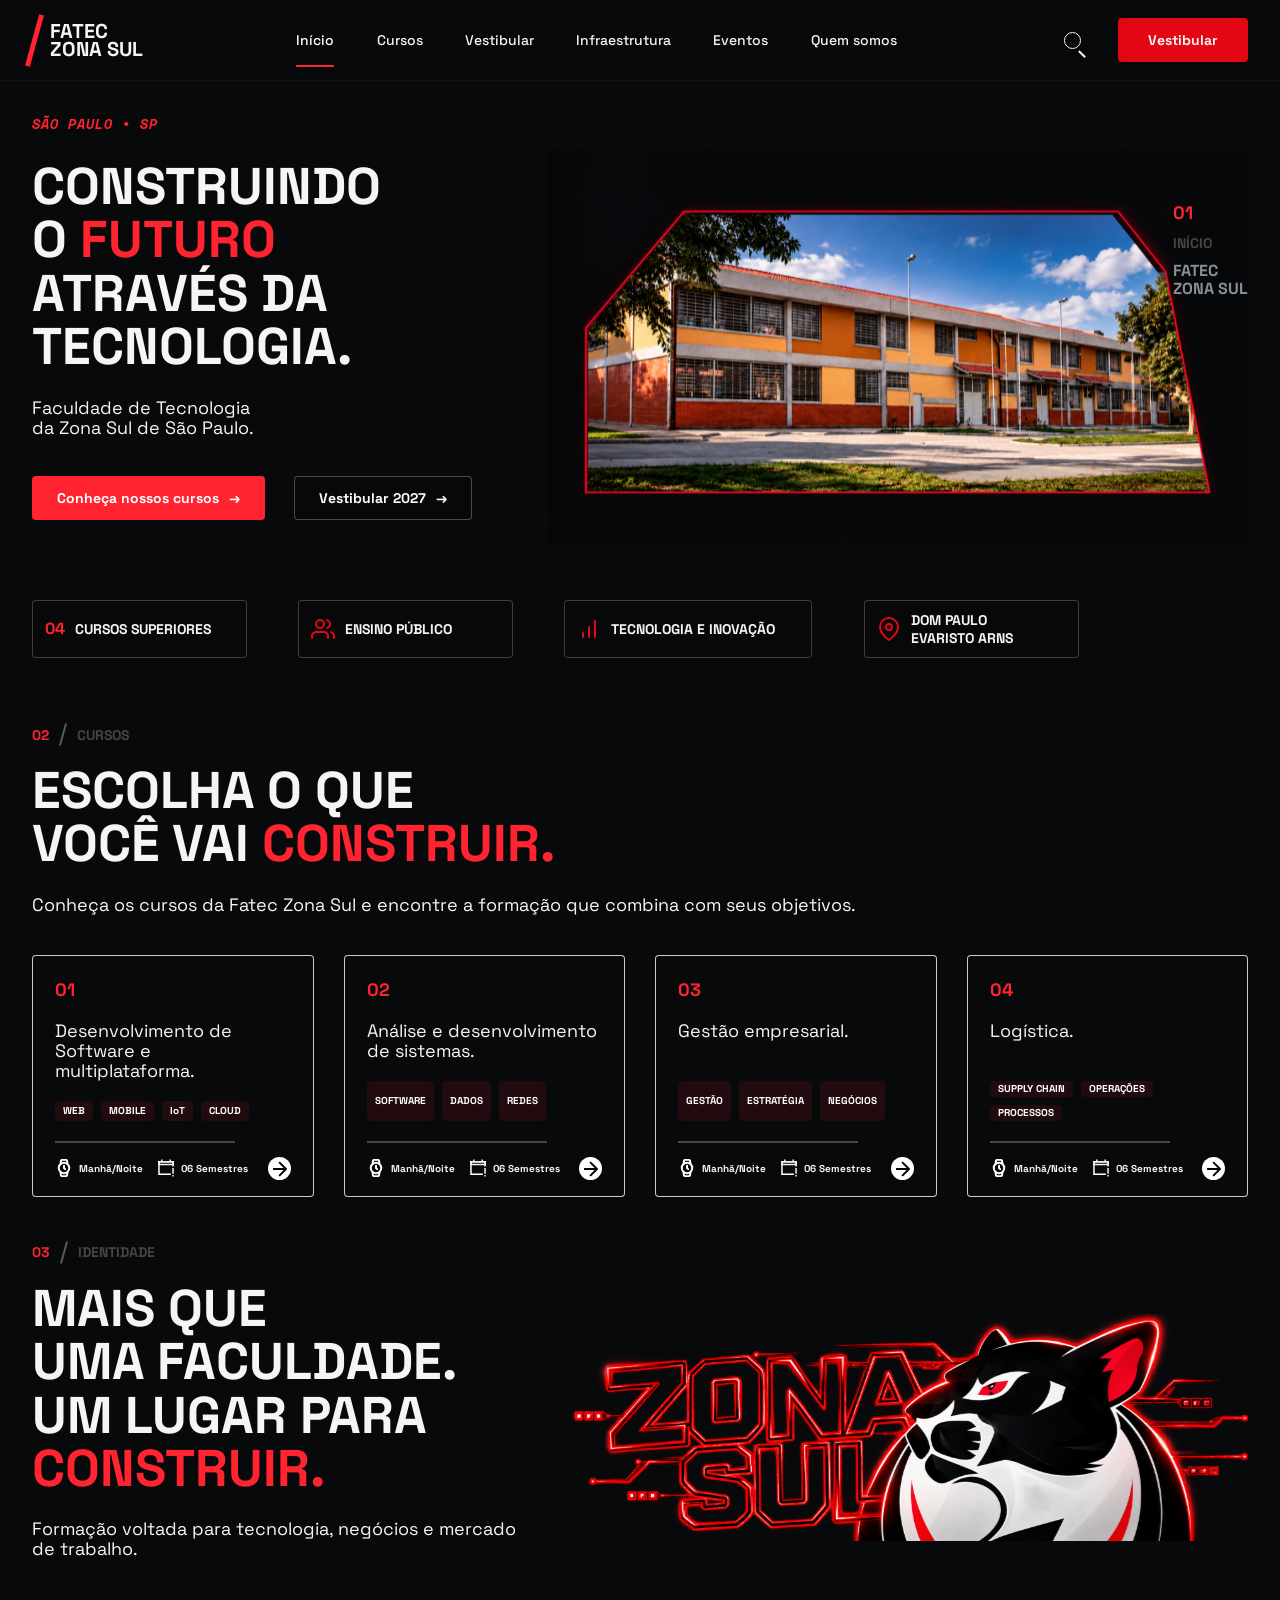
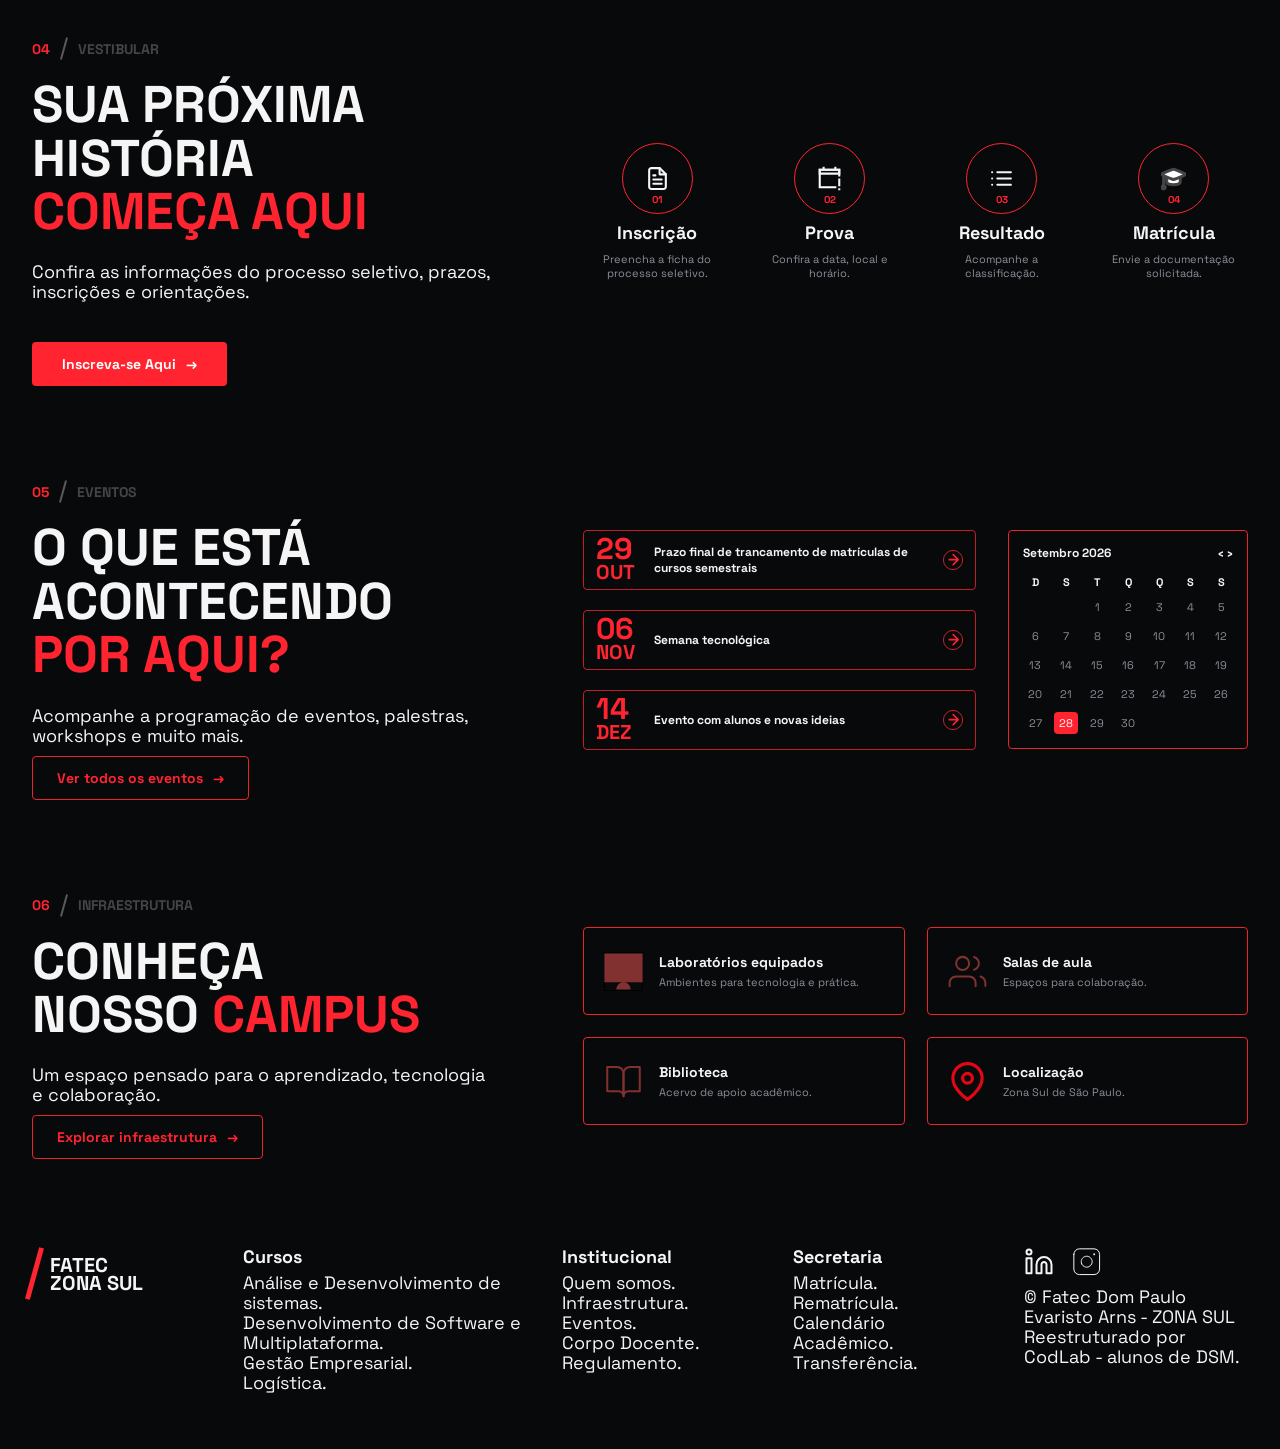
<file: public/index.html>
<!DOCTYPE html>
<html lang="pt-BR">
  <head>
    <meta charset="UTF-8" />
    <meta name="viewport" content="width=device-width, initial-scale=1.0" />
    <title>FATEC Zona Sul</title>
    <link rel="preconnect" href="https://fonts.googleapis.com" />
    <link rel="preconnect" href="https://fonts.gstatic.com" crossorigin />
    <link
      href="https://fonts.googleapis.com/css2?family=Space+Grotesk:wght@400;500;700&family=Space+Mono:ital,wght@1,700&display=swap"
      rel="stylesheet"
    />
    <link rel="stylesheet" href="css/global.css" />
    <link rel="stylesheet" href="css/home.css" />
    <link rel="stylesheet" href="css/responsive.css" />
  </head>
  <body>
    <header class="site-header" id="inicio">
      <nav class="nav container" aria-label="Navegação principal">
        <a class="brand" href="#inicio" aria-label="FATEC Zona Sul">
          <span class="brand-mark" aria-hidden="true"></span>
          <span>FATEC<br />ZONA SUL</span>
        </a>

        <button class="menu-toggle" type="button" aria-controls="primary-menu" aria-expanded="false">
          <span></span>
          <span></span>
          <span></span>
          <span class="sr-only">Abrir menu</span>
        </button>

        <ul class="nav-links" id="primary-menu">
          <li><a class="is-active" href="/">Início</a></li>
          <li><a href="/curso">Cursos</a></li>
          <li><a href="/vestibular">Vestibular</a></li>
          <li><a href="/infraestrutura">Infraestrutura</a></li>
          <li><a href="/eventos">Eventos</a></li>
          <li><a href="/quem-somos">Quem somos</a></li>
        </ul>

        <div class="header-actions">
          <button class="header-search" type="button" aria-label="Pesquisar"></button>
          <a class="header-cta" href="https://vestibular.fatec.sp.gov.br/home/" target="_blank" rel="noopener noreferrer">Vestibular</a>
        </div>
      </nav>
    </header>

    <main>
      <section class="hero section-pad" aria-labelledby="hero-title">
        <div class="container hero-grid">
          <div class="hero-content">
            <p class="eyebrow mono">SÃO PAULO • SP</p>
            <h1 id="hero-title">
              CONSTRUINDO<br />
              O <span>FUTURO</span><br />
              ATRAVÉS DA<br />
              TECNOLOGIA.
            </h1>
            <p class="hero-copy">Faculdade de Tecnologia<br />da Zona Sul de São Paulo.</p>
            <div class="button-row">
              <a class="btn btn-primary" href="curso.html">Conheça nossos cursos <span aria-hidden="true">→</span></a>
              <a class="btn btn-outline" href="https://vestibular.fatec.sp.gov.br/home/" target="_blank" rel="noopener noreferrer">Vestibular 2027 <span aria-hidden="true">→</span></a>
            </div>
          </div>

          <aside class="hero-visual" aria-label="Imagem da FATEC Zona Sul">
            <img src="assets/images/img-fatec.svg" alt="Prédio da FATEC Zona Sul" />
            <div class="side-caption" aria-hidden="true">
              <strong>01</strong>
              <span>INÍCIO</span>
              <b>FATEC<br />ZONA SUL</b>
            </div>
          </aside>

          <div class="hero-stats" aria-label="Destaques">
            <article>
              <strong>04</strong>
              <span>CURSOS SUPERIORES</span>
            </article>
            <article>
              <img src="assets/icons/users.svg" alt="" />
              <span>ENSINO PÚBLICO</span>
            </article>
            <article>
              <img src="assets/icons/bar-chart.svg" alt="" />
              <span>TECNOLOGIA E INOVAÇÃO</span>
            </article>
            <article>
              <img src="assets/icons/map-pin.svg" alt="" />
              <span>DOM PAULO<br />EVARISTO ARNS</span>
            </article>
          </div>
        </div>
      </section>

      <section class="courses section-pad" id="cursos" aria-labelledby="courses-title">
        <div class="container">
          <div class="section-intro">
            <p class="section-kicker"><span>02</span> CURSOS</p>
            <h2 id="courses-title">ESCOLHA O QUE<br />VOCÊ VAI <span>CONSTRUIR.</span></h2>
            <p>Conheça os cursos da Fatec Zona Sul e encontre a formação que combina com seus objetivos.</p>
          </div>
          <div class="course-grid" id="course-grid"></div>
        </div>
      </section>

      <section class="identity section-pad" id="identidade" aria-labelledby="identity-title">
        <div class="container identity-grid">
          <div class="section-intro">
            <p class="section-kicker"><span>03</span> IDENTIDADE</p>
            <h2 id="identity-title">MAIS QUE<br />UMA FACULDADE.<br />UM LUGAR PARA<br /><span>CONSTRUIR.</span></h2>
            <p>Formação voltada para tecnologia, negócios e mercado de trabalho.</p>
          </div>
          <div class="mascot-wrap" aria-hidden="true">
            <img src="assets/images/mascote-fatec-zonasul.svg" alt="" />
          </div>
        </div>
      </section>

      <section class="vestibular section-pad" id="vestibular" aria-labelledby="vestibular-title">
        <div class="container split-grid">
          <div class="section-intro">
            <p class="section-kicker"><span>04</span> VESTIBULAR</p>
            <h2 id="vestibular-title">SUA PRÓXIMA<br />HISTÓRIA<br /><span>COMEÇA AQUI</span></h2>
            <p>Confira as informações do processo seletivo, prazos, inscrições e orientações.</p>
            <a class="btn btn-primary" href="https://vestibular.fatec.sp.gov.br/home/" target="_blank" rel="noopener noreferrer">Inscreva-se Aqui <span aria-hidden="true">→</span></a>
          </div>
          <div class="steps-grid" id="steps-grid"></div>
        </div>
      </section>

      <section class="events section-pad" id="eventos" aria-labelledby="events-title">
        <div class="container split-grid">
          <div class="section-intro">
            <p class="section-kicker"><span>05</span> EVENTOS</p>
            <h2 id="events-title">O QUE ESTÁ<br />ACONTECENDO<br /><span>POR AQUI?</span></h2>
            <p>Acompanhe a programação de eventos, palestras, workshops e muito mais.</p>
            <a class="btn btn-ghost" href="eventos.html">Ver todos os eventos <span aria-hidden="true">→</span></a>
          </div>
          <div class="event-panel">
            <div class="event-list" id="event-list"></div>
            <article class="calendar-card" aria-label="Calendário de eventos">
              <header>
                <span>Setembro 2026</span>
                <span>‹ ›</span>
              </header>
              <div class="calendar-grid" aria-hidden="true">
                <b>D</b><b>S</b><b>T</b><b>Q</b><b>Q</b><b>S</b><b>S</b>
                <span></span><span></span><span>1</span><span>2</span><span>3</span><span>4</span><span>5</span>
                <span>6</span><span>7</span><span>8</span><span>9</span><span>10</span><span>11</span><span>12</span>
                <span>13</span><span>14</span><span>15</span><span>16</span><span>17</span><span>18</span><span>19</span>
                <span>20</span><span>21</span><span>22</span><span>23</span><span>24</span><span>25</span><span>26</span>
                <span>27</span><span class="active">28</span><span>29</span><span>30</span>
              </div>
            </article>
          </div>
        </div>
      </section>

      <section class="infrastructure section-pad" id="infraestrutura" aria-labelledby="infra-title">
        <div class="container split-grid">
          <div class="section-intro">
            <p class="section-kicker"><span>06</span> INFRAESTRUTURA</p>
            <h2 id="infra-title">CONHEÇA<br />NOSSO <span>CAMPUS</span></h2>
            <p>Um espaço pensado para o aprendizado, tecnologia e colaboração.</p>
            <a class="btn btn-ghost" href="infraestrutura.html">Explorar infraestrutura <span aria-hidden="true">→</span></a>
          </div>
          <div class="infra-grid" id="infra-grid"></div>
        </div>
      </section>
    </main>

    <footer class="site-footer">
      <div class="container footer-grid">
        <a class="brand" href="index.html" aria-label="FATEC Zona Sul">
          <span class="brand-mark" aria-hidden="true"></span>
          <span>FATEC<br />ZONA SUL</span>
        </a>
        <section>
          <h2>Cursos</h2>
          <ul>
            <li><a href="curso.html">Análise e Desenvolvimento de sistemas.</a></li>
            <li><a href="curso.html">Desenvolvimento de Software e Multiplataforma.</a></li>
            <li><a href="curso.html">Gestão Empresarial.</a></li>
            <li><a href="curso.html">Logística.</a></li>
          </ul>
        </section>
        <section>
          <h2>Institucional</h2>
          <ul>
            <li><a href="quem-somos.html">Quem somos.</a></li>
            <li><a href="infraestrutura.html">Infraestrutura.</a></li>
            <li><a href="eventos.html">Eventos.</a></li>
            <li><a href="quem-somos.html">Corpo Docente.</a></li>
            <li><a href="quem-somos.html">Regulamento.</a></li>
          </ul>
        </section>
        <section>
          <h2>Secretaria</h2>
          <ul>
            <li><a href="vestibular.html">Matrícula.</a></li>
            <li><a href="vestibular.html">Rematrícula.</a></li>
            <li><a href="eventos.html#agenda">Calendário Acadêmico.</a></li>
            <li><a href="vestibular.html">Transferência.</a></li>
          </ul>
        </section>
        <section>
          <div class="social-links">
            <span class="social-link" aria-label="LinkedIn"><img src="assets/icons/linkedin.svg" alt="" /></span>
            <span class="social-link" aria-label="Instagram"><img src="assets/icons/Instagram--Streamline-Core.svg" alt="" /></span>
          </div>
          <p>© Fatec Dom Paulo Evaristo Arns - ZONA SUL<br />Reestruturado por CodLab - alunos de DSM.</p>
        </section>
      </div>
    </footer>

    <script src="js/main.js"></script>
  </body>
</html>
</file>
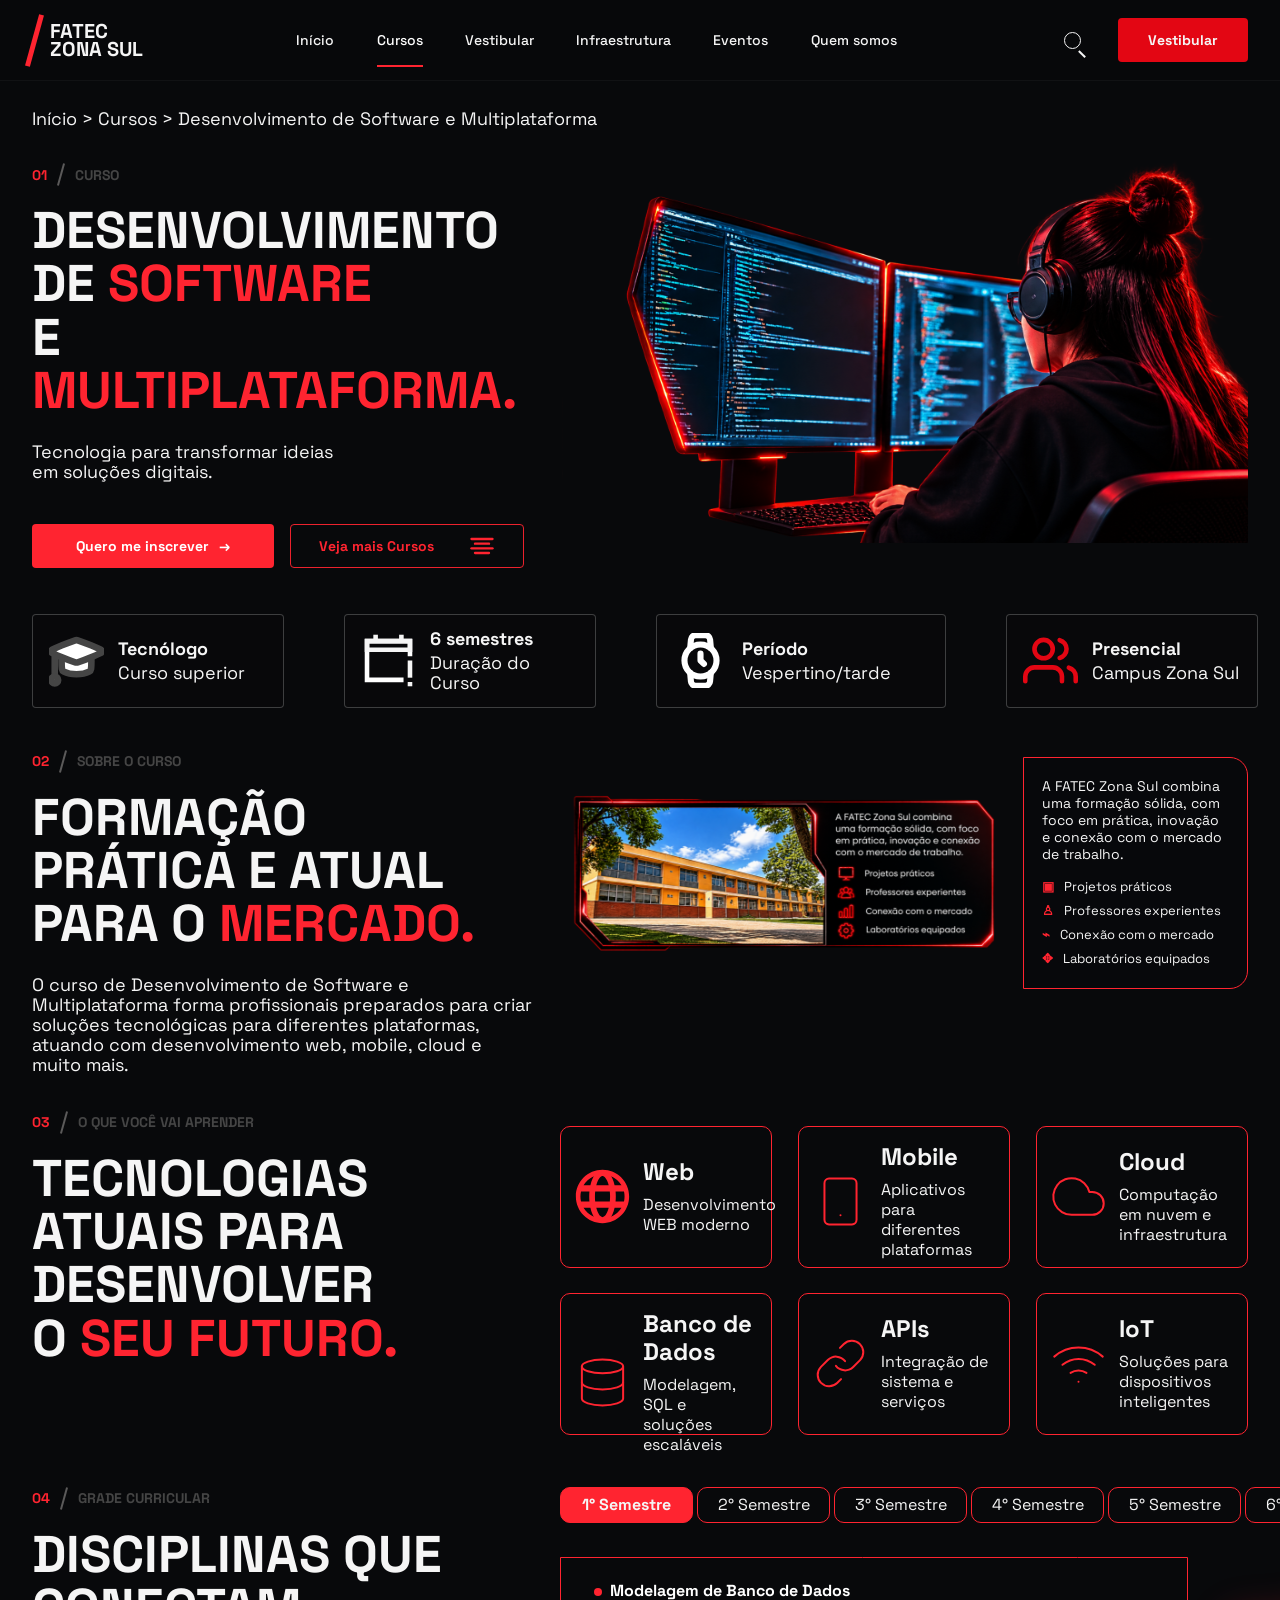
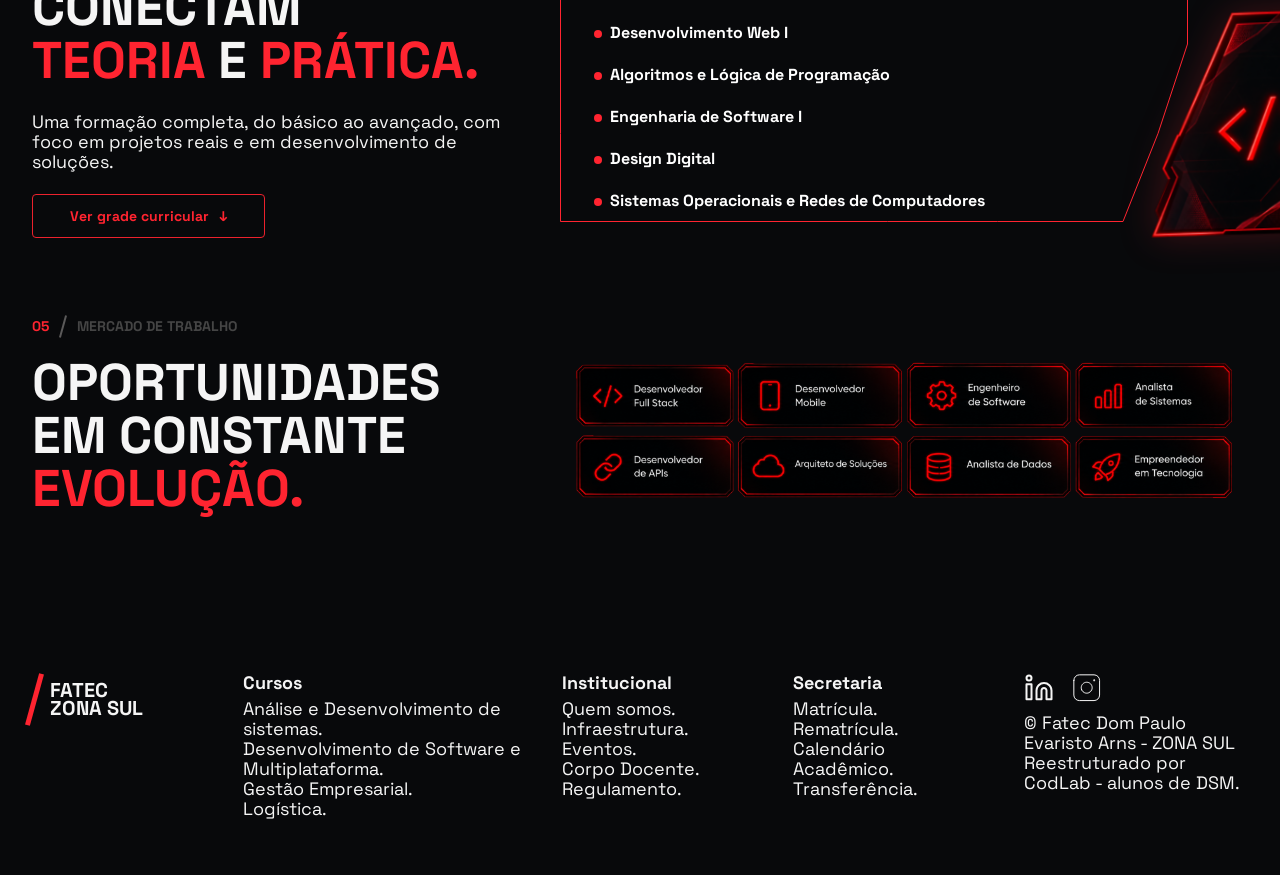
<file: public/curso.html>
<!DOCTYPE html>
<html lang="pt-BR">
  <head>
    <meta charset="UTF-8" />
    <meta name="viewport" content="width=device-width, initial-scale=1.0" />
    <title>Desenvolvimento de Software e Multiplataforma | FATEC Zona Sul</title>
    <link rel="preconnect" href="https://fonts.googleapis.com" />
    <link rel="preconnect" href="https://fonts.gstatic.com" crossorigin />
    <link
      href="https://fonts.googleapis.com/css2?family=Space+Grotesk:wght@400;500;700&family=Space+Mono:ital,wght@1,700&display=swap"
      rel="stylesheet"
    />
    <link rel="stylesheet" href="css/global.css" />
    <link rel="stylesheet" href="css/home.css" />
    <link rel="stylesheet" href="css/responsive.css" />
    <link rel="stylesheet" href="css/course.css" />
  </head>
  <body class="course-page">
    <header class="site-header" id="inicio">
      <nav class="nav container" aria-label="Navegação principal">
        <a class="brand" href="index.html" aria-label="FATEC Zona Sul">
          <span class="brand-mark" aria-hidden="true"></span>
          <span>FATEC<br />ZONA SUL</span>
        </a>

        <button class="menu-toggle" type="button" aria-controls="primary-menu" aria-expanded="false">
          <span></span>
          <span></span>
          <span></span>
          <span class="sr-only">Abrir menu</span>
        </button>

        <ul class="nav-links" id="primary-menu">
          <li><a href="/">Início</a></li>
          <li><a class="is-active" href="/curso">Cursos</a></li>
          <li><a href="/vestibular">Vestibular</a></li>
          <li><a href="/infraestrutura">Infraestrutura</a></li>
          <li><a href="/eventos">Eventos</a></li>
          <li><a href="/quem-somos">Quem somos</a></li>
        </ul>

        <div class="header-actions">
          <button class="header-search" type="button" aria-label="Pesquisar"></button>
          <a class="header-cta" href="https://vestibular.fatec.sp.gov.br/home/" target="_blank" rel="noopener noreferrer">Vestibular</a>
        </div>
      </nav>
    </header>

    <main>
      <section class="course-hero" aria-labelledby="course-title">
        <div class="container">
          <p class="breadcrumb">Início &gt; Cursos &gt; Desenvolvimento de Software e Multiplataforma</p>
          <div class="course-hero-grid">
            <div class="course-hero-copy">
              <p class="section-kicker"><span>01</span> CURSO</p>
              <h1 id="course-title">
                DESENVOLVIMENTO<br />
                DE <span>SOFTWARE</span><br />
                E <span>MULTIPLATAFORMA.</span>
              </h1>
              <p>Tecnologia para transformar ideias em soluções digitais.</p>
              <div class="course-actions">
                <a class="btn btn-primary" href="https://vestibular.fatec.sp.gov.br/home/" target="_blank" rel="noopener noreferrer">Quero me inscrever <span aria-hidden="true">→</span></a>
                <div class="course-switcher">
                  <button class="btn btn-ghost course-menu-toggle" type="button" aria-expanded="false" aria-controls="course-menu">
                    Veja mais Cursos <img src="assets/align-center.svg" alt="" aria-hidden="true" />
                  </button>
                  <div class="course-menu" id="course-menu" hidden>
                    <a class="is-current" href="curso.html" aria-current="page">Desenvolvimento de Software e Multiplataforma</a>
                    <a href="curso.html">Análise e Desenvolvimento de Sistemas</a>
                    <a href="curso.html">Logística</a>
                    <a href="curso.html">Gestão Empresarial</a>
                  </div>
                </div>
              </div>
            </div>
            <figure class="course-hero-image">
              <img src="assets/img dev-girl.svg" alt="Estudante programando em estação com múltiplos monitores" />
            </figure>
          </div>
          <div class="course-info-grid" aria-label="Informações do curso">
            <article>
              <img src="assets/Graduation-Cap--Streamline-Plump.svg" alt="" />
              <div>
                <h2>Tecnólogo</h2>
                <p>Curso superior</p>
              </div>
            </article>
            <article>
              <img src="assets/Calendar-Warning--Streamline-Sharp-Neon.svg" alt="" />
              <div>
                <h2>6 semestres</h2>
                <p>Duração do Curso</p>
              </div>
            </article>
            <article>
              <img src="assets/RELOGIO.svg" alt="" />
              <div>
                <h2>Período</h2>
                <p>Vespertino/tarde</p>
              </div>
            </article>
            <article>
              <img src="assets/users.svg" alt="" />
              <div>
                <h2>Presencial</h2>
                <p>Campus Zona Sul</p>
              </div>
            </article>
          </div>
        </div>
      </section>

      <section class="course-about course-section" id="sobre" aria-labelledby="about-title">
        <div class="container about-grid">
          <div class="section-intro">
            <p class="section-kicker"><span>02</span> SOBRE O CURSO</p>
            <h2 id="about-title">FORMAÇÃO<br />PRÁTICA E ATUAL<br />PARA O <span>MERCADO.</span></h2>
            <p>
              O curso de Desenvolvimento de Software e Multiplataforma forma profissionais preparados para criar soluções
              tecnológicas para diferentes plataformas, atuando com desenvolvimento web, mobile, cloud e muito mais.
            </p>
          </div>
          <article class="about-card">
            <img src="assets/img II fatec.svg" alt="Prédio da FATEC Zona Sul" />
            <div class="about-card-text">
              <p>
                A FATEC Zona Sul combina uma formação sólida, com foco em prática, inovação e conexão com o mercado de
                trabalho.
              </p>
              <ul>
                <li><span aria-hidden="true">▣</span> Projetos práticos</li>
                <li><span aria-hidden="true">♙</span> Professores experientes</li>
                <li><span aria-hidden="true">⌁</span> Conexão com o mercado</li>
                <li><span aria-hidden="true">✥</span> Laboratórios equipados</li>
              </ul>
            </div>
          </article>
        </div>
      </section>

      <section class="learn-section course-section" id="tecnologias" aria-labelledby="learn-title">
        <div class="container learn-grid">
          <div class="section-intro">
            <p class="section-kicker"><span>03</span> O QUE VOCÊ VAI APRENDER</p>
            <h2 id="learn-title">TECNOLOGIAS<br />ATUAIS PARA<br />DESENVOLVER<br />O <span>SEU FUTURO.</span></h2>
          </div>
          <div class="tech-grid" id="tech-grid"></div>
        </div>
      </section>

      <section class="curriculum-section course-section" id="grade" aria-labelledby="curriculum-title">
        <div class="container curriculum-grid">
          <div class="section-intro">
            <p class="section-kicker"><span>04</span> GRADE CURRICULAR</p>
            <h2 id="curriculum-title">DISCIPLINAS QUE<br />CONECTAM<br /><span>TEORIA</span> E <span>PRÁTICA.</span></h2>
            <p>Uma formação completa, do básico ao avançado, com foco em projetos reais e em desenvolvimento de soluções.</p>
            <a class="btn btn-ghost" href="https://fateczonasul.edu.br/wp-content/uploads/2025/08/PPC_DSM_ZS_Extensao_2024.pdf#page=29" target="_blank" rel="noopener noreferrer">Ver grade curricular <span aria-hidden="true">↓</span></a>
          </div>
          <div class="curriculum-panel">
            <div class="semester-tabs" id="semester-tabs" role="tablist" aria-label="Semestres do curso"></div>
            <div class="discipline-board">
              <img class="discipline-frame" src="assets/Vector 2541.svg" alt="" aria-hidden="true" />
              <ul class="discipline-list" id="discipline-list"></ul>
            </div>
            <img class="code-mark" src="assets/img-cod.svg" alt="" aria-hidden="true" />
          </div>
        </div>
      </section>

      <section class="market-section course-section" id="mercado" aria-labelledby="market-title">
        <div class="container market-grid">
          <div class="section-intro">
            <p class="section-kicker"><span>05</span> MERCADO DE TRABALHO</p>
            <h2 id="market-title">OPORTUNIDADES<br />EM CONSTANTE<br /><span>EVOLUÇÃO.</span></h2>
          </div>
          <div class="market-panel">
            <img src="assets/image 3.svg" alt="Cards de oportunidades profissionais do curso" />
          </div>
        </div>
      </section>
    </main>

    <footer class="site-footer">
      <div class="container footer-grid">
        <a class="brand" href="index.html" aria-label="FATEC Zona Sul">
          <span class="brand-mark" aria-hidden="true"></span>
          <span>FATEC<br />ZONA SUL</span>
        </a>
        <section>
          <h2>Cursos</h2>
          <ul>
            <li><a href="curso.html">Análise e Desenvolvimento de sistemas.</a></li>
            <li><a href="curso.html">Desenvolvimento de Software e Multiplataforma.</a></li>
            <li><a href="curso.html">Gestão Empresarial.</a></li>
            <li><a href="curso.html">Logística.</a></li>
          </ul>
        </section>
        <section>
          <h2>Institucional</h2>
          <ul>
            <li><a href="quem-somos.html">Quem somos.</a></li>
            <li><a href="infraestrutura.html">Infraestrutura.</a></li>
            <li><a href="eventos.html">Eventos.</a></li>
            <li><a href="quem-somos.html">Corpo Docente.</a></li>
            <li><a href="quem-somos.html">Regulamento.</a></li>
          </ul>
        </section>
        <section>
          <h2>Secretaria</h2>
          <ul>
            <li><a href="vestibular.html">Matrícula.</a></li>
            <li><a href="vestibular.html">Rematrícula.</a></li>
            <li><a href="eventos.html#agenda">Calendário Acadêmico.</a></li>
            <li><a href="vestibular.html">Transferência.</a></li>
          </ul>
        </section>
        <section>
          <div class="social-links">
            <span class="social-link" aria-label="LinkedIn"><img src="assets/icons/linkedin.svg" alt="" /></span>
            <span class="social-link" aria-label="Instagram"><img src="assets/icons/Instagram--Streamline-Core.svg" alt="" /></span>
          </div>
          <p>© Fatec Dom Paulo Evaristo Arns - ZONA SUL<br />Reestruturado por CodLab - alunos de DSM.</p>
        </section>
      </div>
    </footer>

    <script src="js/course.js"></script>
  </body>
</html>
</file>
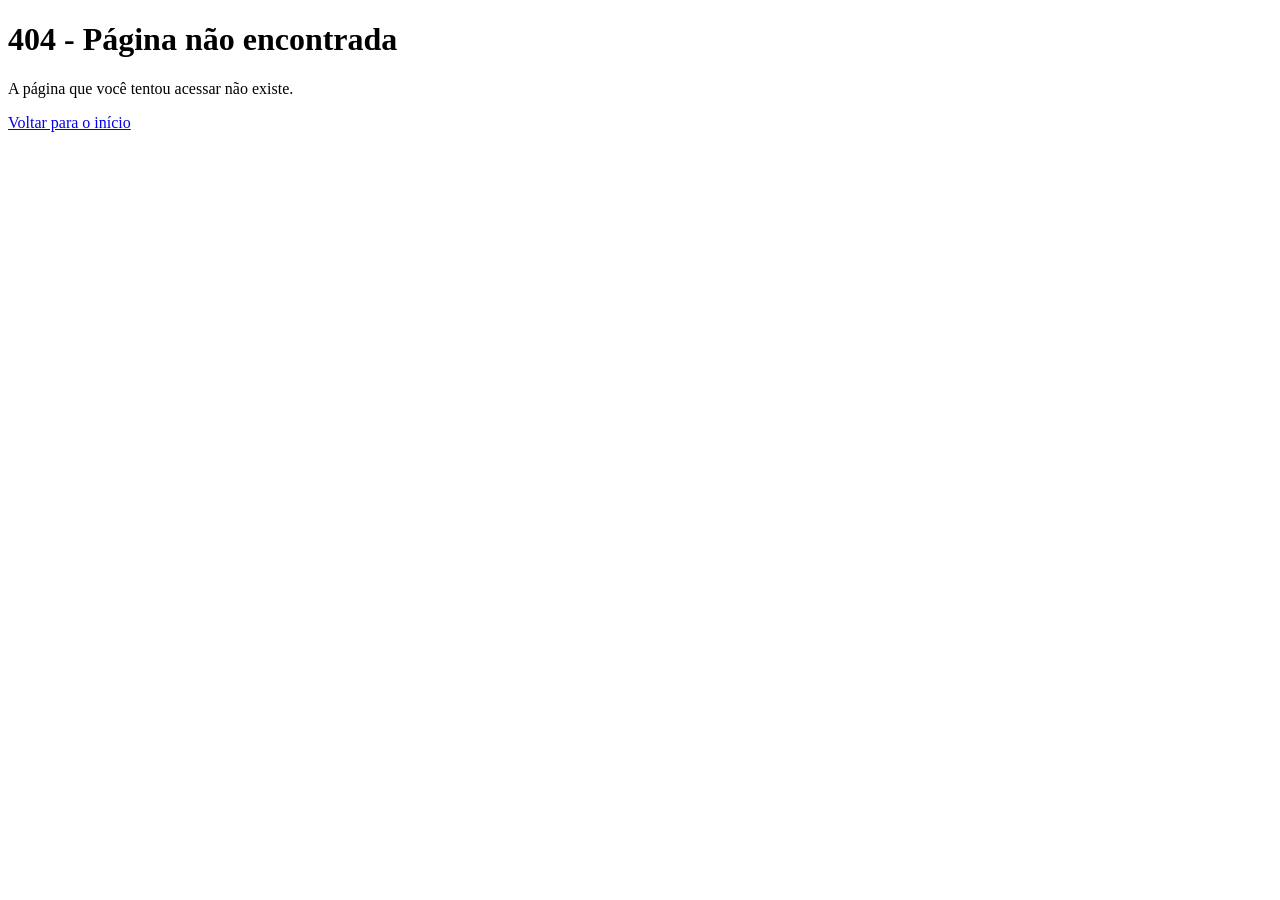
<file: public/erro404.html>
<!DOCTYPE html>
<html lang="pt-BR">
<head>
    <meta charset="UTF-8">
    <title>Erro 404</title>
</head>

<body>

    <h1>404 - Página não encontrada</h1>

    <p>A página que você tentou acessar não existe.</p>

    <a href="/">Voltar para o início</a>

</body>
</html>
</file>
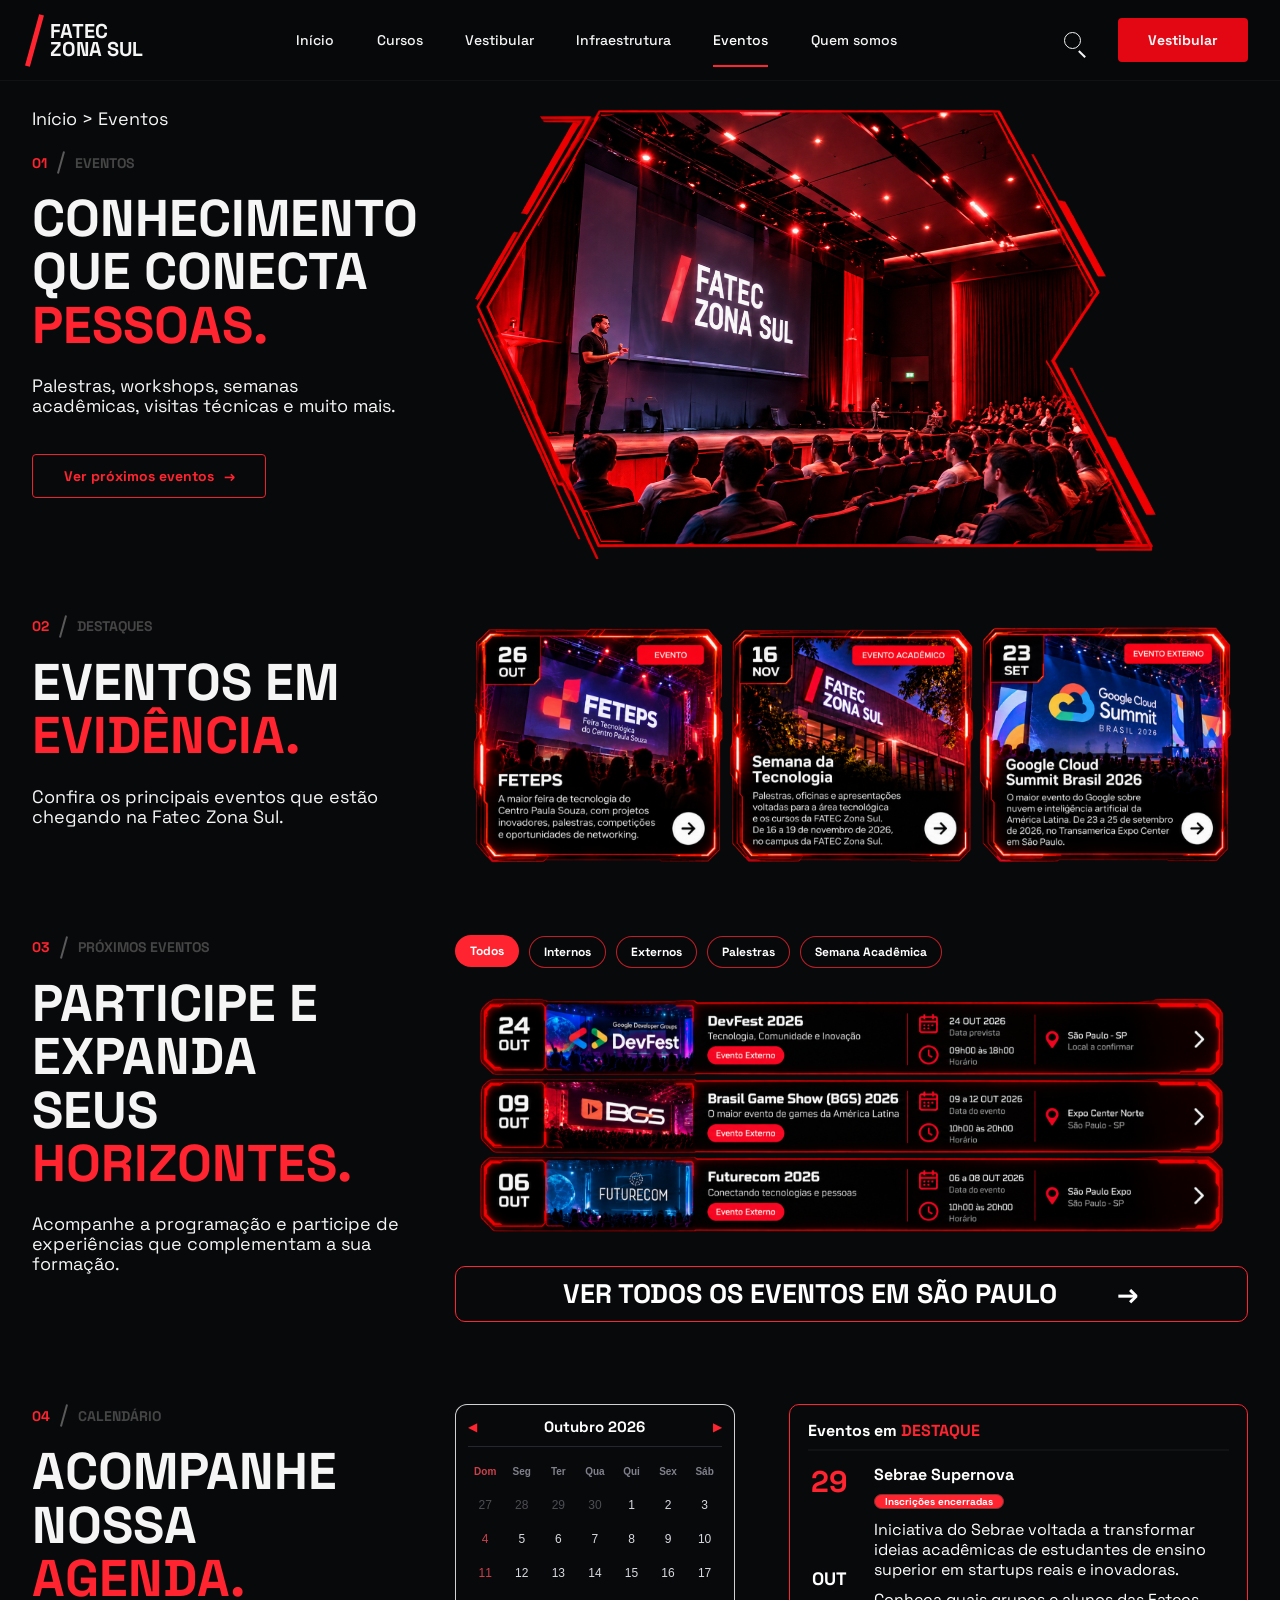
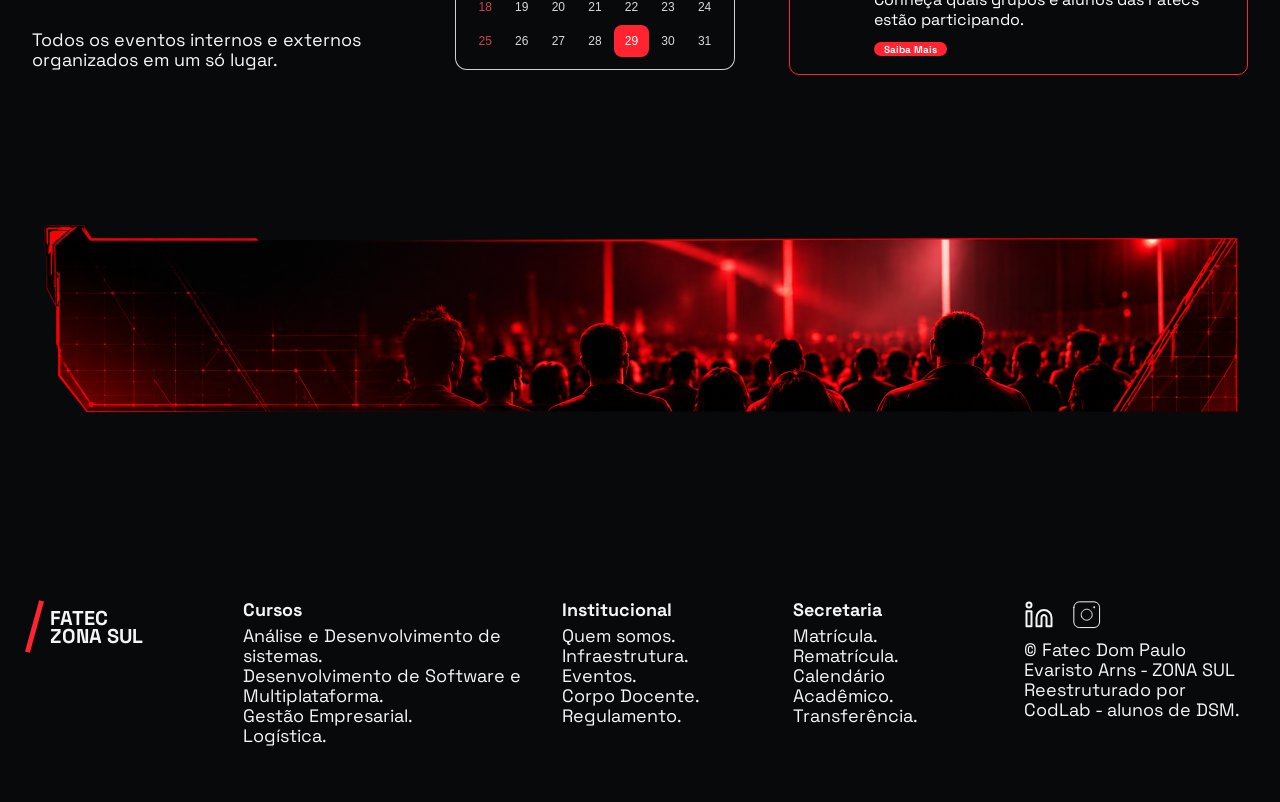
<file: public/eventos.html>
<!DOCTYPE html>
<html lang="pt-BR">
  <head>
    <meta charset="UTF-8" />
    <meta name="viewport" content="width=device-width, initial-scale=1.0" />
    <title>Eventos | FATEC Zona Sul</title>
    <link rel="preconnect" href="https://fonts.googleapis.com" />
    <link rel="preconnect" href="https://fonts.gstatic.com" crossorigin />
    <link
      href="https://fonts.googleapis.com/css2?family=Space+Grotesk:wght@400;500;700&family=Space+Mono:ital,wght@1,700&display=swap"
      rel="stylesheet"
    />
    <link rel="stylesheet" href="css/global.css" />
    <link rel="stylesheet" href="css/home.css" />
    <link rel="stylesheet" href="css/responsive.css" />
    <link rel="stylesheet" href="css/eventos.css" />
  </head>
  <body class="events-page">
    <header class="site-header" id="inicio">
      <nav class="nav container" aria-label="Navegação principal">
        <a class="brand" href="index.html" aria-label="FATEC Zona Sul">
          <span class="brand-mark" aria-hidden="true"></span>
          <span>FATEC<br />ZONA SUL</span>
        </a>

        <button class="menu-toggle" type="button" aria-controls="primary-menu" aria-expanded="false">
          <span></span><span></span><span></span><span class="sr-only">Abrir menu</span>
        </button>

        <ul class="nav-links" id="primary-menu">
          <li><a href="/">Início</a></li>
          <li><a href="/curso">Cursos</a></li>
          <li><a href="/vestibular">Vestibular</a></li>
          <li><a href="/infraestrutura">Infraestrutura</a></li>
          <li><a class="is-active" href="/eventos">Eventos</a></li>
          <li><a href="/quem-somos">Quem somos</a></li>
        </ul>

        <div class="header-actions">
          <button class="header-search" type="button" aria-label="Pesquisar"></button>
          <a class="header-cta" href="https://vestibular.fatec.sp.gov.br/home/" target="_blank" rel="noopener noreferrer">Vestibular</a>
        </div>
      </nav>
    </header>

    <main>
      <section class="events-hero" aria-labelledby="events-hero-title">
        <div class="container events-hero-grid">
          <div class="events-copy">
            <p class="breadcrumb">Início &gt; Eventos</p>
            <p class="section-kicker"><span>01</span> EVENTOS</p>
            <h1 id="events-hero-title">CONHECIMENTO<br />QUE CONECTA<br /><span>PESSOAS.</span></h1>
            <p>Palestras, workshops, semanas acadêmicas, visitas técnicas e muito mais.</p>
            <a class="btn btn-ghost" href="#agenda">Ver próximos eventos <span aria-hidden="true">→</span></a>
          </div>
          <figure class="events-hero-art">
            <img src="assets/fatec palco.svg" alt="Auditório da FATEC Zona Sul durante evento acadêmico" />
          </figure>
        </div>
      </section>

      <section class="events-section featured-section" id="destaques" aria-labelledby="featured-title">
        <div class="container events-split">
          <div class="section-intro">
            <p class="section-kicker"><span>02</span> DESTAQUES</p>
            <h2 id="featured-title">EVENTOS EM<br /><span>EVIDÊNCIA.</span></h2>
            <p>Confira os principais eventos que estão chegando na Fatec Zona Sul.</p>
          </div>
          <div class="featured-grid" id="featured-events"></div>
        </div>
      </section>

      <section class="events-section horizons-section" id="proximos" aria-labelledby="horizons-title">
        <div class="container events-split">
          <div class="section-intro">
            <p class="section-kicker"><span>03</span> PRÓXIMOS EVENTOS</p>
            <h2 id="horizons-title">PARTICIPE E<br />EXPANDA<br />SEUS <span>HORIZONTES.</span></h2>
            <p>Acompanhe a programação e participe de experiências que complementam a sua formação.</p>
          </div>
          <div class="horizons-panel">
            <div class="event-filters" id="event-filters" aria-label="Filtros de eventos"></div>
            <div class="agenda-list" id="agenda-list" aria-live="polite"></div>
            <button class="all-events-link" type="button" id="all-events-link">
              Ver todos os eventos em São Paulo <span aria-hidden="true">→</span>
            </button>
            <p class="events-feedback" id="events-feedback" role="status"></p>
          </div>
        </div>
      </section>

      <section class="events-section calendar-section" id="agenda" aria-labelledby="calendar-title">
        <div class="container events-split">
          <div class="section-intro">
            <p class="section-kicker"><span>04</span> CALENDÁRIO</p>
            <h2 id="calendar-title">ACOMPANHE<br />NOSSA <span>AGENDA.</span></h2>
            <p>Todos os eventos internos e externos organizados em um só lugar.</p>
          </div>
          <div class="calendar-layout">
            <article class="events-calendar" aria-label="Calendário de outubro de 2026">
              <header>
                <span aria-hidden="true">◀</span>
                <strong>Outubro 2026</strong>
                <span aria-hidden="true">▶</span>
              </header>
              <div class="events-calendar-grid" aria-hidden="true">
                <b>Dom</b><b>Seg</b><b>Ter</b><b>Qua</b><b>Qui</b><b>Sex</b><b>Sáb</b>
                <span class="muted">27</span><span class="muted">28</span><span class="muted">29</span><span class="muted">30</span><span>1</span><span>2</span><span>3</span>
                <span class="sunday">4</span><span>5</span><span>6</span><span>7</span><span>8</span><span>9</span><span>10</span>
                <span class="sunday">11</span><span>12</span><span>13</span><span>14</span><span>15</span><span>16</span><span>17</span>
                <span class="sunday">18</span><span>19</span><span>20</span><span>21</span><span>22</span><span>23</span><span>24</span>
                <span class="sunday">25</span><span>26</span><span>27</span><span>28</span><span class="active">29</span><span>30</span><span>31</span>
              </div>
            </article>
            <article class="calendar-feature">
              <h3>Eventos em <span>DESTAQUE</span></h3>
              <div class="calendar-feature-content">
                <div class="calendar-date">
                  <strong>29</strong>
                  <span>OUT</span>
                </div>
                <div>
                  <h4>Sebrae Supernova</h4>
                  <span class="status-pill">Inscrições encerradas</span>
                  <p>
                    Iniciativa do Sebrae voltada a transformar ideias acadêmicas de estudantes de ensino superior em
                    startups reais e inovadoras.
                  </p>
                  <p>Conheça quais grupos e alunos das Fatecs estão participando.</p>
                  <button class="mini-link" type="button" data-message="URL do Sebrae Supernova ainda não configurada.">Saiba Mais</button>
                </div>
              </div>
            </article>
          </div>
        </div>
      </section>

      <section class="events-final" aria-label="Comunidade acadêmica">
        <div class="container">
          <img src="assets/fundo estudantes.svg" alt="Estudantes em evento com composição futurista vermelha" />
        </div>
      </section>
    </main>

    <footer class="site-footer">
      <div class="container footer-grid">
        <a class="brand" href="index.html" aria-label="FATEC Zona Sul">
          <span class="brand-mark" aria-hidden="true"></span>
          <span>FATEC<br />ZONA SUL</span>
        </a>
        <section>
          <h2>Cursos</h2>
          <ul>
            <li><a href="curso.html">Análise e Desenvolvimento de sistemas.</a></li>
            <li><a href="curso.html">Desenvolvimento de Software e Multiplataforma.</a></li>
            <li><a href="curso.html">Gestão Empresarial.</a></li>
            <li><a href="curso.html">Logística.</a></li>
          </ul>
        </section>
        <section>
          <h2>Institucional</h2>
          <ul>
            <li><a href="quem-somos.html">Quem somos.</a></li>
            <li><a href="infraestrutura.html">Infraestrutura.</a></li>
            <li><a href="eventos.html">Eventos.</a></li>
            <li><a href="quem-somos.html">Corpo Docente.</a></li>
            <li><a href="quem-somos.html">Regulamento.</a></li>
          </ul>
        </section>
        <section>
          <h2>Secretaria</h2>
          <ul>
            <li><a href="vestibular.html">Matrícula.</a></li>
            <li><a href="vestibular.html">Rematrícula.</a></li>
            <li><a href="eventos.html#agenda">Calendário Acadêmico.</a></li>
            <li><a href="vestibular.html">Transferência.</a></li>
          </ul>
        </section>
        <section>
          <div class="social-links">
            <span class="social-link" aria-label="LinkedIn"><img src="assets/icons/linkedin.svg" alt="" /></span>
            <span class="social-link" aria-label="Instagram"><img src="assets/icons/Instagram--Streamline-Core.svg" alt="" /></span>
          </div>
          <p>© Fatec Dom Paulo Evaristo Arns - ZONA SUL<br />Reestruturado por CodLab - alunos de DSM.</p>
        </section>
      </div>
    </footer>

    <script src="js/eventos.js"></script>
  </body>
</html>
</file>
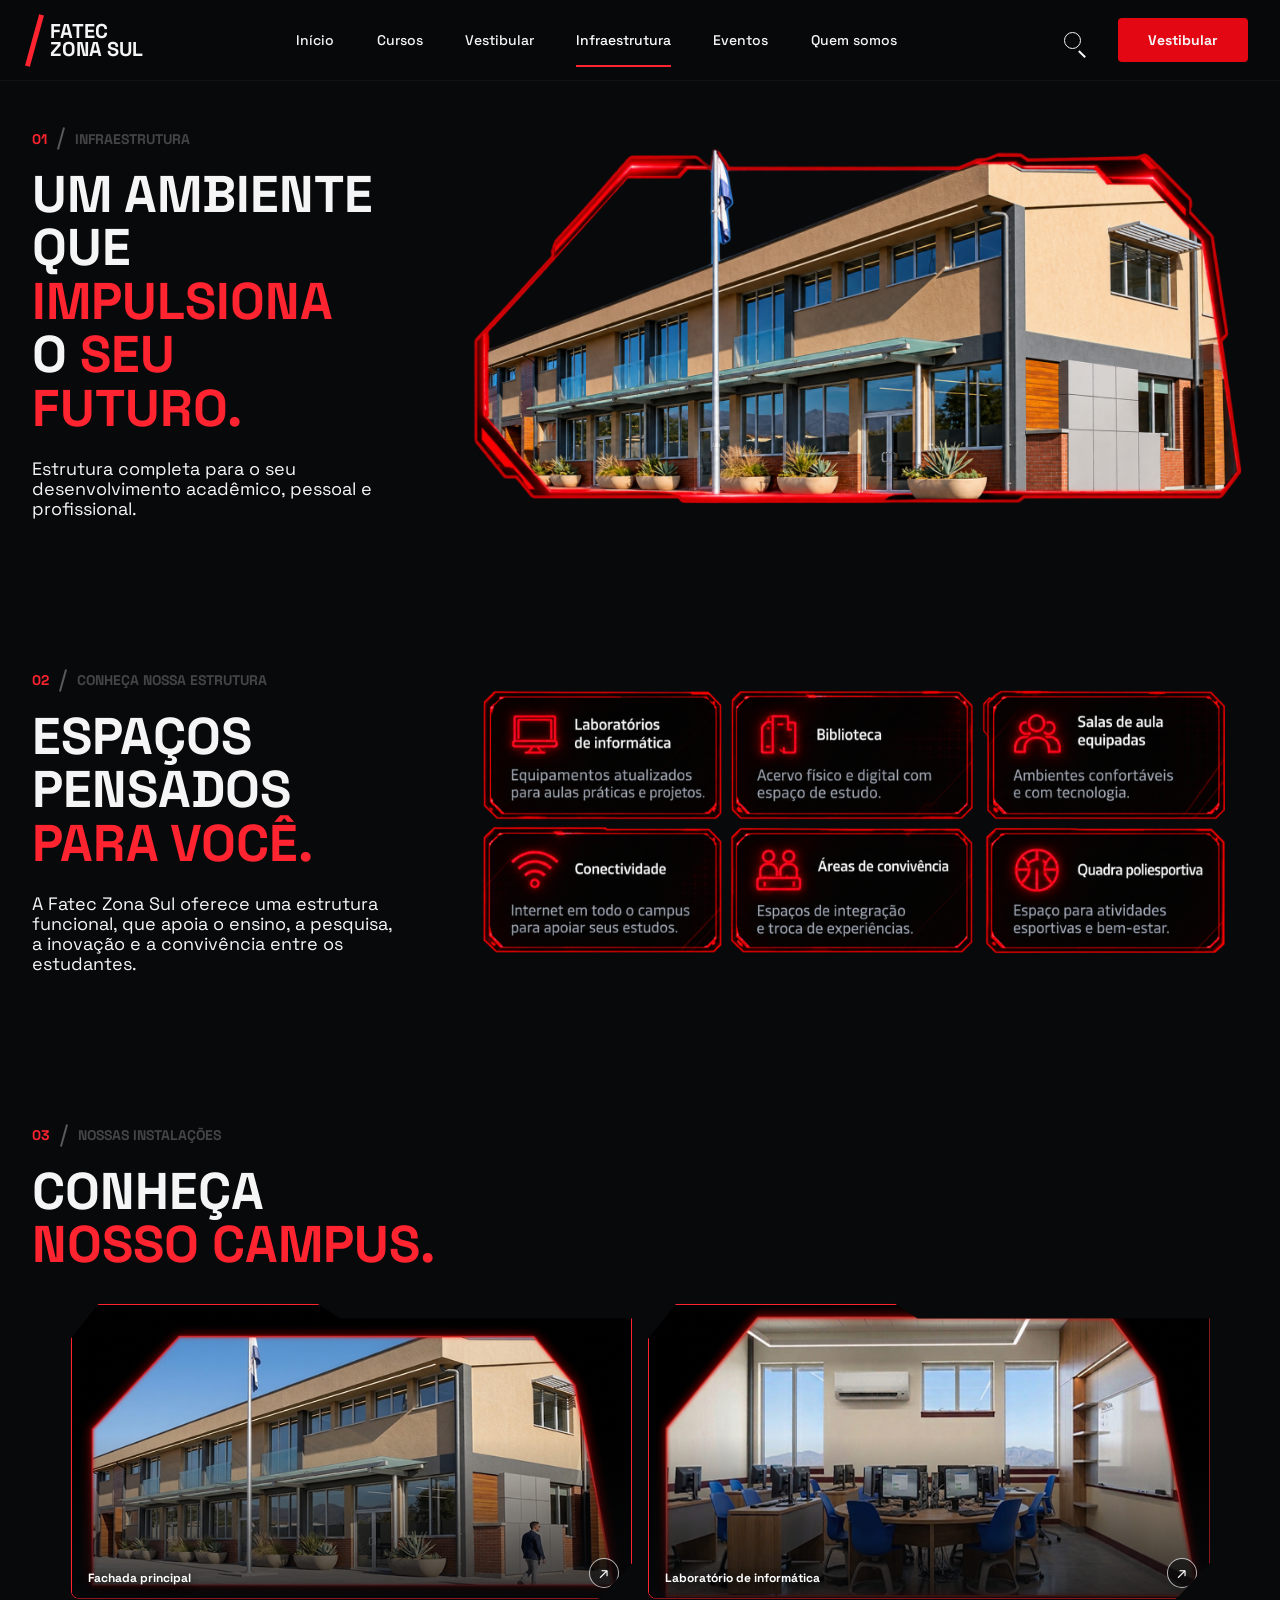
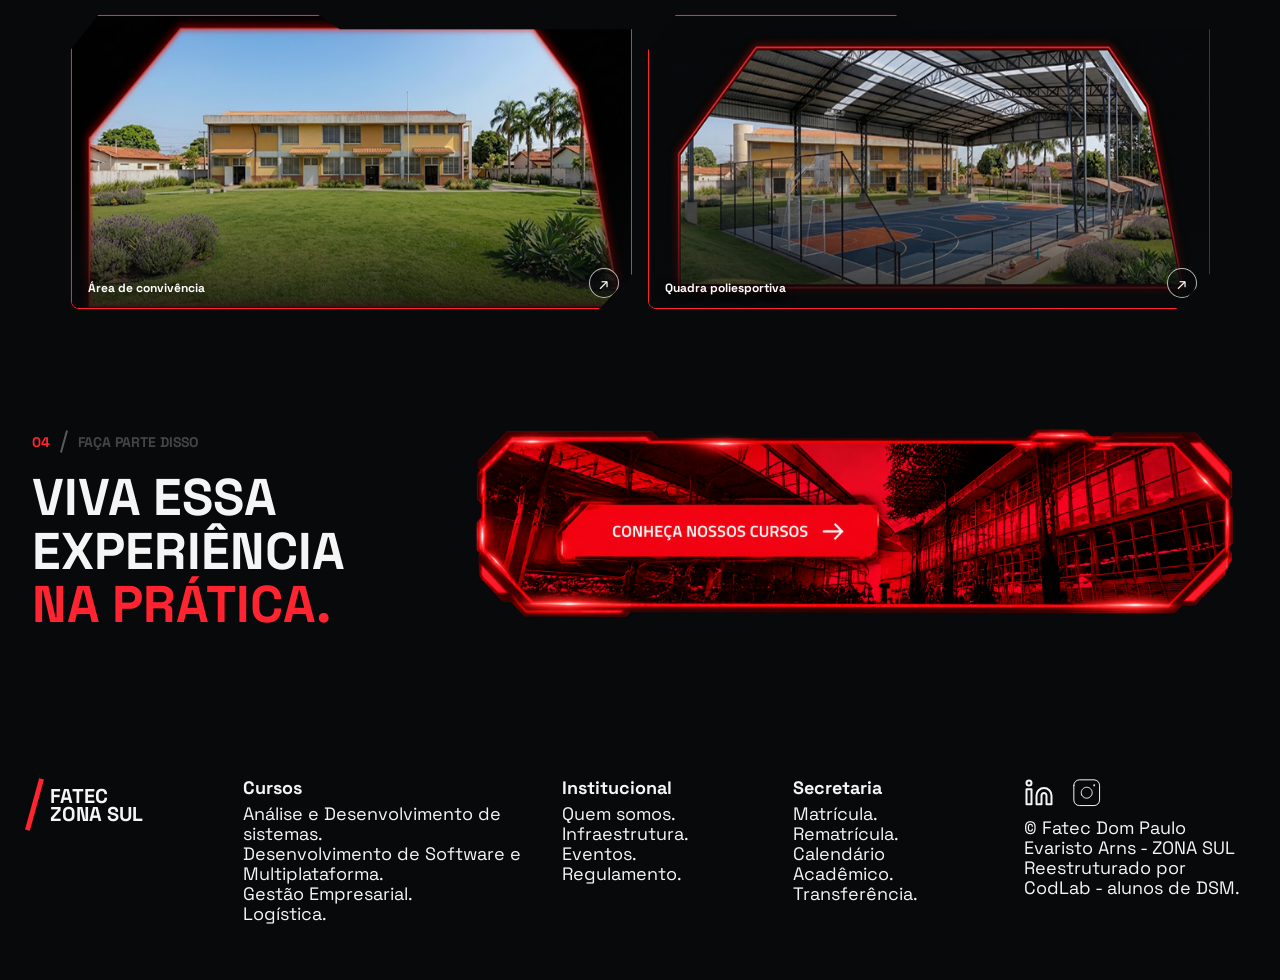
<file: public/infraestrutura.html>
<!DOCTYPE html>
<html lang="pt-BR">
  <head>
    <meta charset="UTF-8" />
    <meta name="viewport" content="width=device-width, initial-scale=1.0" />
    <title>Infraestrutura | FATEC Zona Sul</title>
    <link rel="preconnect" href="https://fonts.googleapis.com" />
    <link rel="preconnect" href="https://fonts.gstatic.com" crossorigin />
    <link
      href="https://fonts.googleapis.com/css2?family=Space+Grotesk:wght@400;500;700&family=Space+Mono:ital,wght@1,700&display=swap"
      rel="stylesheet"
    />
    <link rel="stylesheet" href="css/global.css" />
    <link rel="stylesheet" href="css/home.css" />
    <link rel="stylesheet" href="css/responsive.css" />
    <link rel="stylesheet" href="css/infraestrutura.css" />
  </head>
  <body class="infra-page">
    <header class="site-header" id="inicio">
      <nav class="nav container" aria-label="Navegação principal">
        <a class="brand" href="index.html" aria-label="FATEC Zona Sul">
          <span class="brand-mark" aria-hidden="true"></span>
          <span>FATEC<br />ZONA SUL</span>
        </a>

        <button class="menu-toggle" type="button" aria-controls="primary-menu" aria-expanded="false">
          <span></span><span></span><span></span><span class="sr-only">Abrir menu</span>
        </button>

        <ul class="nav-links" id="primary-menu">
          <li><a href="/">Início</a></li>
          <li><a href="/curso">Cursos</a></li>
          <li><a href="/vestibular">Vestibular</a></li>
          <li><a class="is-active" href="/infraestrutura">Infraestrutura</a></li>
          <li><a href="/eventos">Eventos</a></li>
          <li><a href="/quem-somos">Quem somos</a></li>
        </ul>

        <div class="header-actions">
          <button class="header-search" type="button" aria-label="Pesquisar"></button>
          <a class="header-cta" href="https://vestibular.fatec.sp.gov.br/home/" target="_blank" rel="noopener noreferrer">Vestibular</a>
        </div>
      </nav>
    </header>

    <main>
      <section class="infra-hero" aria-labelledby="infra-hero-title">
        <div class="container infra-hero-grid">
          <div class="infra-copy">
            <p class="section-kicker"><span>01</span> INFRAESTRUTURA</p>
            <h1 id="infra-hero-title">UM AMBIENTE<br />QUE <span>IMPULSIONA</span><br />O <span>SEU FUTURO.</span></h1>
            <p>Estrutura completa para o seu desenvolvimento acadêmico, pessoal e profissional.</p>
          </div>
          <figure class="infra-hero-art">
            <img src="assets/FATEC.svg" alt="Prédio da FATEC Zona Sul em moldura futurista vermelha" />
          </figure>
        </div>
      </section>

      <section class="infra-section infra-spaces" aria-labelledby="spaces-title">
        <div class="container infra-split">
          <div class="section-intro">
            <p class="section-kicker"><span>02</span> CONHEÇA NOSSA ESTRUTURA</p>
            <h2 id="spaces-title">ESPAÇOS<br />PENSADOS<br /><span>PARA VOCÊ.</span></h2>
            <p>
              A Fatec Zona Sul oferece uma estrutura funcional, que apoia o ensino, a pesquisa, a inovação e a
              convivência entre os estudantes.
            </p>
          </div>
          <figure class="spaces-art">
            <img src="assets/espaços pensados.svg" alt="Espaços pensados para você: laboratórios, biblioteca, salas equipadas, conectividade, áreas de convivência e quadra poliesportiva" />
          </figure>
        </div>
      </section>

      <section class="infra-section campus-section" aria-labelledby="campus-title">
        <div class="container">
          <div class="section-intro campus-title-block">
            <p class="section-kicker"><span>03</span> NOSSAS INSTALAÇÕES</p>
            <h2 id="campus-title">CONHEÇA<br /><span>NOSSO CAMPUS.</span></h2>
          </div>
          <div class="campus-gallery-grid">
            <article class="campus-card" tabindex="0" data-title="Fachada principal" data-image="assets/Rectangle 1101.png">
              <img src="assets/Rectangle 1101.png" alt="Fachada principal da FATEC Zona Sul" />
              <span>Fachada principal</span>
              <button type="button" aria-label="Ampliar Fachada principal">↗</button>
            </article>
            <article class="campus-card" tabindex="0" data-title="Laboratório de informática" data-image="assets/Rectangle 1102.png">
              <img src="assets/Rectangle 1102.png" alt="Laboratório de informática da FATEC Zona Sul" />
              <span>Laboratório de informática</span>
              <button type="button" aria-label="Ampliar Laboratório de informática">↗</button>
            </article>
            <article class="campus-card" tabindex="0" data-title="Área de convivência" data-image="assets/Rectangle 1103.png">
              <img src="assets/Rectangle 1103.png" alt="Área de convivência da FATEC Zona Sul" />
              <span>Área de convivência</span>
              <button type="button" aria-label="Ampliar Área de convivência">↗</button>
            </article>
            <article class="campus-card" tabindex="0" data-title="Quadra poliesportiva" data-image="assets/Rectangle 1104.png">
              <img src="assets/Rectangle 1104.png" alt="Quadra poliesportiva da FATEC Zona Sul" />
              <span>Quadra poliesportiva</span>
              <button type="button" aria-label="Ampliar Quadra poliesportiva">↗</button>
            </article>
          </div>
        </div>
      </section>

      <section class="infra-section infra-final" aria-labelledby="final-title">
        <div class="container infra-final-grid">
          <div class="section-intro">
            <p class="section-kicker"><span>04</span> FAÇA PARTE DISSO</p>
            <h2 id="final-title">VIVA ESSA<br />EXPERIÊNCIA<br /><span>NA PRÁTICA.</span></h2>
          </div>
          <a class="courses-banner" href="curso.html" aria-label="Conheça nossos cursos">
            <img src="assets/Conheça nossos cursos.svg" alt="Conheça nossos cursos" />
          </a>
        </div>
      </section>
    </main>

    <div class="lightbox" id="infra-lightbox" hidden>
      <button class="lightbox-close" type="button" aria-label="Fechar visualização">×</button>
      <figure>
        <img src="assets/Rectangle 1101.png" alt="" />
        <figcaption></figcaption>
      </figure>
    </div>

    <footer class="site-footer">
      <div class="container footer-grid">
        <a class="brand" href="index.html" aria-label="FATEC Zona Sul">
          <span class="brand-mark" aria-hidden="true"></span>
          <span>FATEC<br />ZONA SUL</span>
        </a>
        <section>
          <h2>Cursos</h2>
          <ul>
            <li><a href="curso.html">Análise e Desenvolvimento de sistemas.</a></li>
            <li><a href="curso.html">Desenvolvimento de Software e Multiplataforma.</a></li>
            <li><a href="curso.html">Gestão Empresarial.</a></li>
            <li><a href="curso.html">Logística.</a></li>
          </ul>
        </section>
        <section>
          <h2>Institucional</h2>
          <ul>
            <li><a href="quem-somos.html">Quem somos.</a></li>
            <li><a href="infraestrutura.html">Infraestrutura.</a></li>
            <li><a href="eventos.html">Eventos.</a></li>
            <li><a href="quem-somos.html">Regulamento.</a></li>
          </ul>
        </section>
        <section>
          <h2>Secretaria</h2>
          <ul>
            <li><a href="vestibular.html">Matrícula.</a></li>
            <li><a href="vestibular.html">Rematrícula.</a></li>
            <li><a href="eventos.html#agenda">Calendário Acadêmico.</a></li>
            <li><a href="vestibular.html">Transferência.</a></li>
          </ul>
        </section>
        <section>
          <div class="social-links">
            <span class="social-link" aria-label="LinkedIn"><img src="assets/linkedin.svg" alt="" /></span>
            <span class="social-link" aria-label="Instagram"><img src="assets/Instagram--Streamline-Core.svg" alt="" /></span>
          </div>
          <p>© Fatec Dom Paulo Evaristo Arns - ZONA SUL<br />Reestruturado por CodLab - alunos de DSM.</p>
        </section>
      </div>
    </footer>

    <script src="js/infraestrutura.js"></script>
  </body>
</html>
</file>
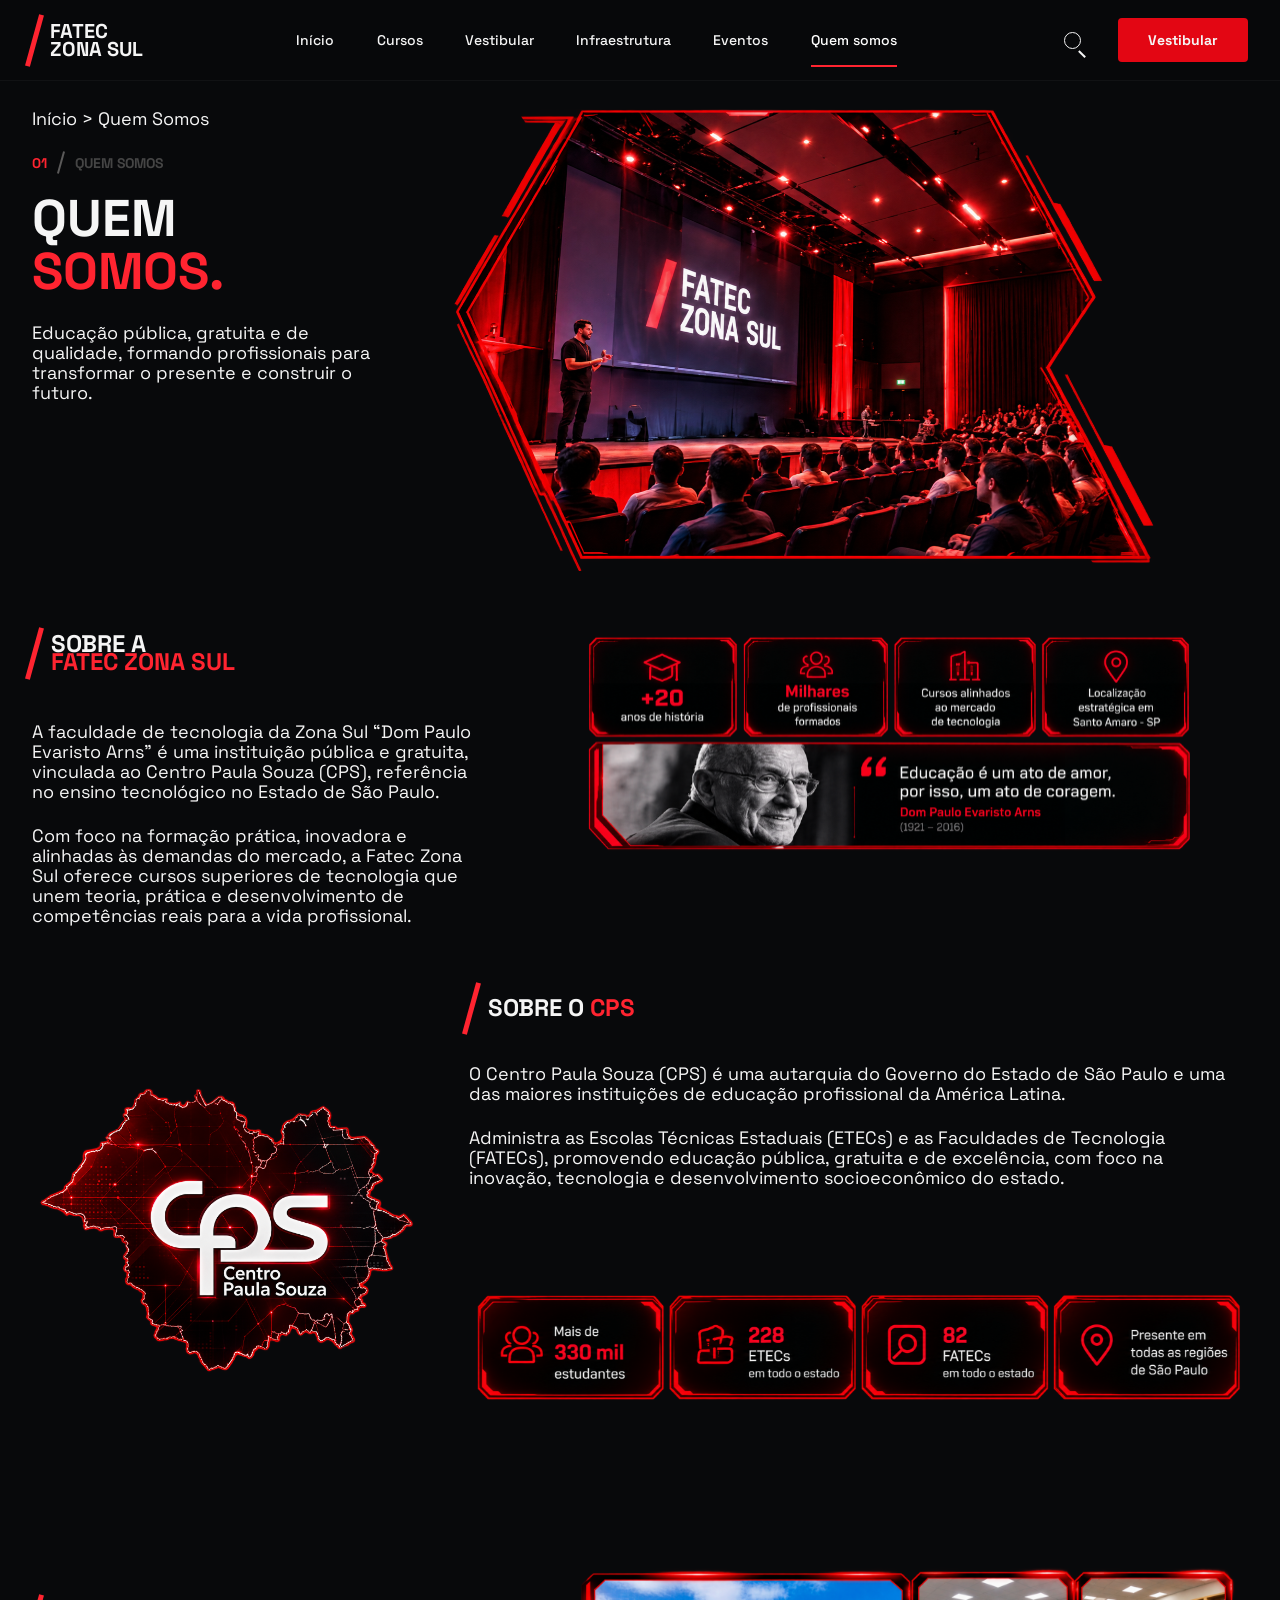
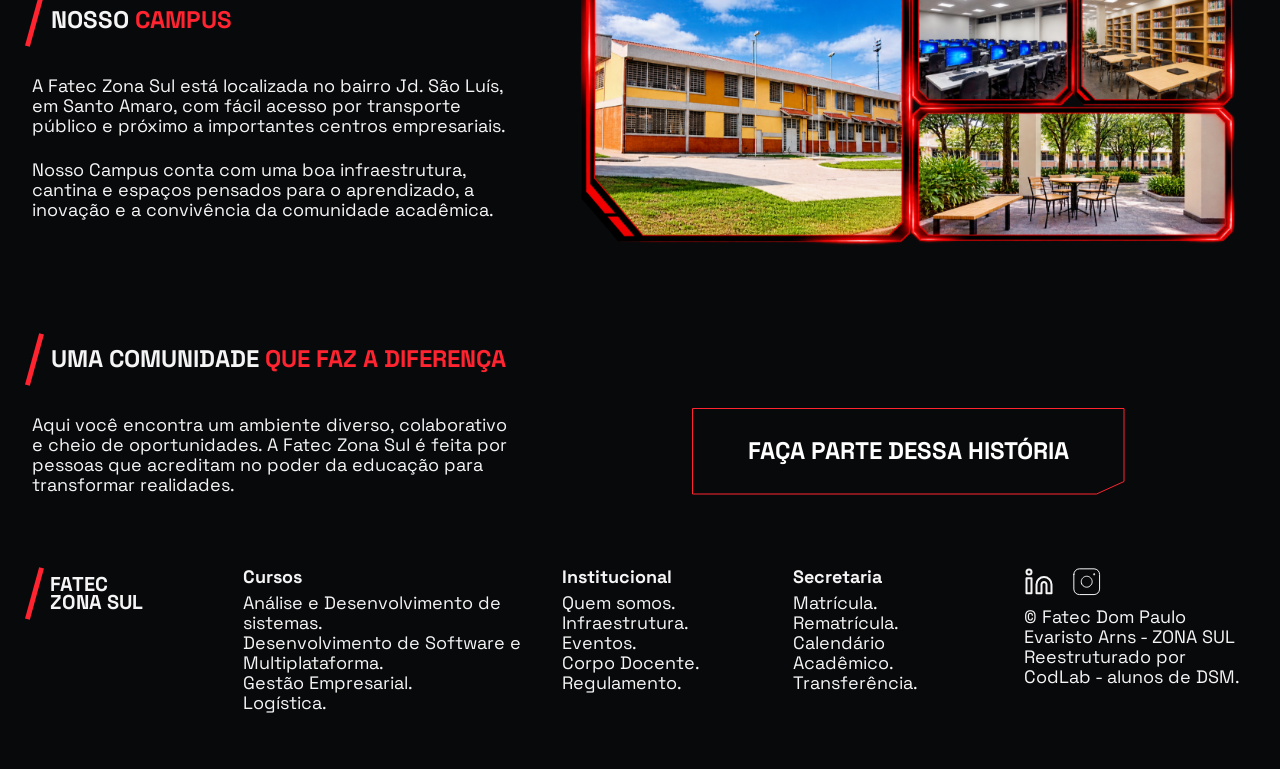
<file: public/quem-somos.html>
<!DOCTYPE html>
<html lang="pt-BR">
  <head>
    <meta charset="UTF-8" />
    <meta name="viewport" content="width=device-width, initial-scale=1.0" />
    <title>Quem Somos | FATEC Zona Sul</title>
    <link rel="preconnect" href="https://fonts.googleapis.com" />
    <link rel="preconnect" href="https://fonts.gstatic.com" crossorigin />
    <link
      href="https://fonts.googleapis.com/css2?family=Space+Grotesk:wght@400;500;700&family=Space+Mono:ital,wght@1,700&display=swap"
      rel="stylesheet"
    />
    <link rel="stylesheet" href="css/global.css" />
    <link rel="stylesheet" href="css/home.css" />
    <link rel="stylesheet" href="css/responsive.css" />
    <link rel="stylesheet" href="css/quem-somos.css" />
  </head>
  <body class="about-page">
    <header class="site-header" id="inicio">
      <nav class="nav container" aria-label="Navegação principal">
        <a class="brand" href="index.html" aria-label="FATEC Zona Sul">
          <span class="brand-mark" aria-hidden="true"></span>
          <span>FATEC<br />ZONA SUL</span>
        </a>

        <button class="menu-toggle" type="button" aria-controls="primary-menu" aria-expanded="false">
          <span></span><span></span><span></span><span class="sr-only">Abrir menu</span>
        </button>

        <ul class="nav-links" id="primary-menu">
          <li><a href="/">Início</a></li>
          <li><a href="/curso">Cursos</a></li>
          <li><a href="/vestibular">Vestibular</a></li>
          <li><a href="/infraestrutura">Infraestrutura</a></li>
          <li><a href="/eventos">Eventos</a></li>
          <li><a class="is-active" href="/quem-somos">Quem somos</a></li>
        </ul>

        <div class="header-actions">
          <button class="header-search" type="button" aria-label="Pesquisar"></button>
          <a class="header-cta" href="https://vestibular.fatec.sp.gov.br/home/" target="_blank" rel="noopener noreferrer">Vestibular</a>
        </div>
      </nav>
    </header>

    <main>
      <section class="about-hero" aria-labelledby="about-hero-title">
        <div class="container about-hero-grid">
          <div class="about-copy">
            <p class="breadcrumb">Início &gt; Quem Somos</p>
            <p class="section-kicker"><span>01</span> QUEM SOMOS</p>
            <h1 id="about-hero-title">QUEM<br /><span>SOMOS.</span></h1>
            <p>Educação pública, gratuita e de qualidade, formando profissionais para transformar o presente e construir o futuro.</p>
          </div>
          <figure class="about-hero-art">
            <img src="assets/fatec palco.svg" alt="Auditório da FATEC Zona Sul em evento institucional" />
          </figure>
        </div>
      </section>

      <section class="about-section fatec-section" id="fatec-zona-sul">
        <div class="container fatec-grid">
          <div class="about-block-title">
            <span class="brand-mark" aria-hidden="true"></span>
            <h2>SOBRE A<br /><span>FATEC ZONA SUL</span></h2>
          </div>
          <div class="fatec-text">
            <p>
              A faculdade de tecnologia da Zona Sul “Dom Paulo Evaristo Arns” é uma instituição pública e gratuita,
              vinculada ao Centro Paula Souza (CPS), referência no ensino tecnológico no Estado de São Paulo.
            </p>
            <p>
              Com foco na formação prática, inovadora e alinhadas às demandas do mercado, a Fatec Zona Sul oferece
              cursos superiores de tecnologia que unem teoria, prática e desenvolvimento de competências reais para a
              vida profissional.
            </p>
          </div>
          <figure class="dom-paulo-card">
            <img src="assets/DOM PAULO.svg" alt="Indicadores da FATEC Zona Sul e citação de Dom Paulo Evaristo Arns" />
          </figure>
        </div>
      </section>

      <section class="about-section cps-section" id="cps">
        <div class="container cps-grid">
          <figure class="cps-art">
            <img src="assets/CPS IMG.svg" alt="Centro Paula Souza" />
          </figure>
          <div class="cps-content">
            <div class="about-block-title">
              <span class="brand-mark" aria-hidden="true"></span>
              <h2>SOBRE O <span>CPS</span></h2>
            </div>
            <p>
              O Centro Paula Souza (CPS) é uma autarquia do Governo do Estado de São Paulo e uma das maiores
              instituições de educação profissional da América Latina.
            </p>
            <p>
              Administra as Escolas Técnicas Estaduais (ETECs) e as Faculdades de Tecnologia (FATECs), promovendo
              educação pública, gratuita e de excelência, com foco na inovação, tecnologia e desenvolvimento
              socioeconômico do estado.
            </p>
            <figure class="cps-stats" aria-label="Indicadores do Centro Paula Souza">
              <img src="assets/image 5.svg" alt="Indicadores do Centro Paula Souza" />
            </figure>
          </div>
        </div>
      </section>

      <section class="about-section campus-section" id="campus">
        <div class="container campus-grid">
          <div>
            <div class="about-block-title">
              <span class="brand-mark" aria-hidden="true"></span>
              <h2>NOSSO <span>CAMPUS</span></h2>
            </div>
            <p>
              A Fatec Zona Sul está localizada no bairro Jd. São Luís, em Santo Amaro, com fácil acesso por transporte
              público e próximo a importantes centros empresariais.
            </p>
            <p>
              Nosso Campus conta com uma boa infraestrutura, cantina e espaços pensados para o aprendizado, a inovação
              e a convivência da comunidade acadêmica.
            </p>
          </div>
          <figure class="campus-gallery">
            <img src="assets/image 7.svg" alt="Galeria de espaços do campus da FATEC Zona Sul" />
          </figure>
        </div>
      </section>

      <section class="about-section community-section">
        <div class="container community-grid">
          <div>
            <div class="about-block-title">
              <span class="brand-mark" aria-hidden="true"></span>
              <h2>UMA COMUNIDADE <span>QUE FAZ A DIFERENÇA</span></h2>
            </div>
            <p>
              Aqui você encontra um ambiente diverso, colaborativo e cheio de oportunidades. A Fatec Zona Sul é feita
              por pessoas que acreditam no poder da educação para transformar realidades.
            </p>
          </div>
          <a class="history-cta" href="https://vestibular.fatec.sp.gov.br/home/" target="_blank" rel="noopener noreferrer">
            <img src="assets/Vector 2548.svg" alt="" aria-hidden="true" />
            <span>Faça parte dessa história</span>
          </a>
        </div>
      </section>
    </main>

    <footer class="site-footer">
      <div class="container footer-grid">
        <a class="brand" href="index.html" aria-label="FATEC Zona Sul">
          <span class="brand-mark" aria-hidden="true"></span>
          <span>FATEC<br />ZONA SUL</span>
        </a>
        <section>
          <h2>Cursos</h2>
          <ul>
            <li><a href="curso.html">Análise e Desenvolvimento de sistemas.</a></li>
            <li><a href="curso.html">Desenvolvimento de Software e Multiplataforma.</a></li>
            <li><a href="curso.html">Gestão Empresarial.</a></li>
            <li><a href="curso.html">Logística.</a></li>
          </ul>
        </section>
        <section>
          <h2>Institucional</h2>
          <ul>
            <li><a href="quem-somos.html">Quem somos.</a></li>
            <li><a href="infraestrutura.html">Infraestrutura.</a></li>
            <li><a href="eventos.html">Eventos.</a></li>
            <li><a href="quem-somos.html">Corpo Docente.</a></li>
            <li><a href="quem-somos.html">Regulamento.</a></li>
          </ul>
        </section>
        <section>
          <h2>Secretaria</h2>
          <ul>
            <li><a href="vestibular.html">Matrícula.</a></li>
            <li><a href="vestibular.html">Rematrícula.</a></li>
            <li><a href="eventos.html#agenda">Calendário Acadêmico.</a></li>
            <li><a href="vestibular.html">Transferência.</a></li>
          </ul>
        </section>
        <section>
          <div class="social-links">
            <span class="social-link" aria-label="LinkedIn"><img src="assets/icons/linkedin.svg" alt="" /></span>
            <span class="social-link" aria-label="Instagram"><img src="assets/icons/Instagram--Streamline-Core.svg" alt="" /></span>
          </div>
          <p>© Fatec Dom Paulo Evaristo Arns - ZONA SUL<br />Reestruturado por CodLab - alunos de DSM.</p>
        </section>
      </div>
    </footer>

    <script src="js/quem-somos.js"></script>
  </body>
</html>
</file>
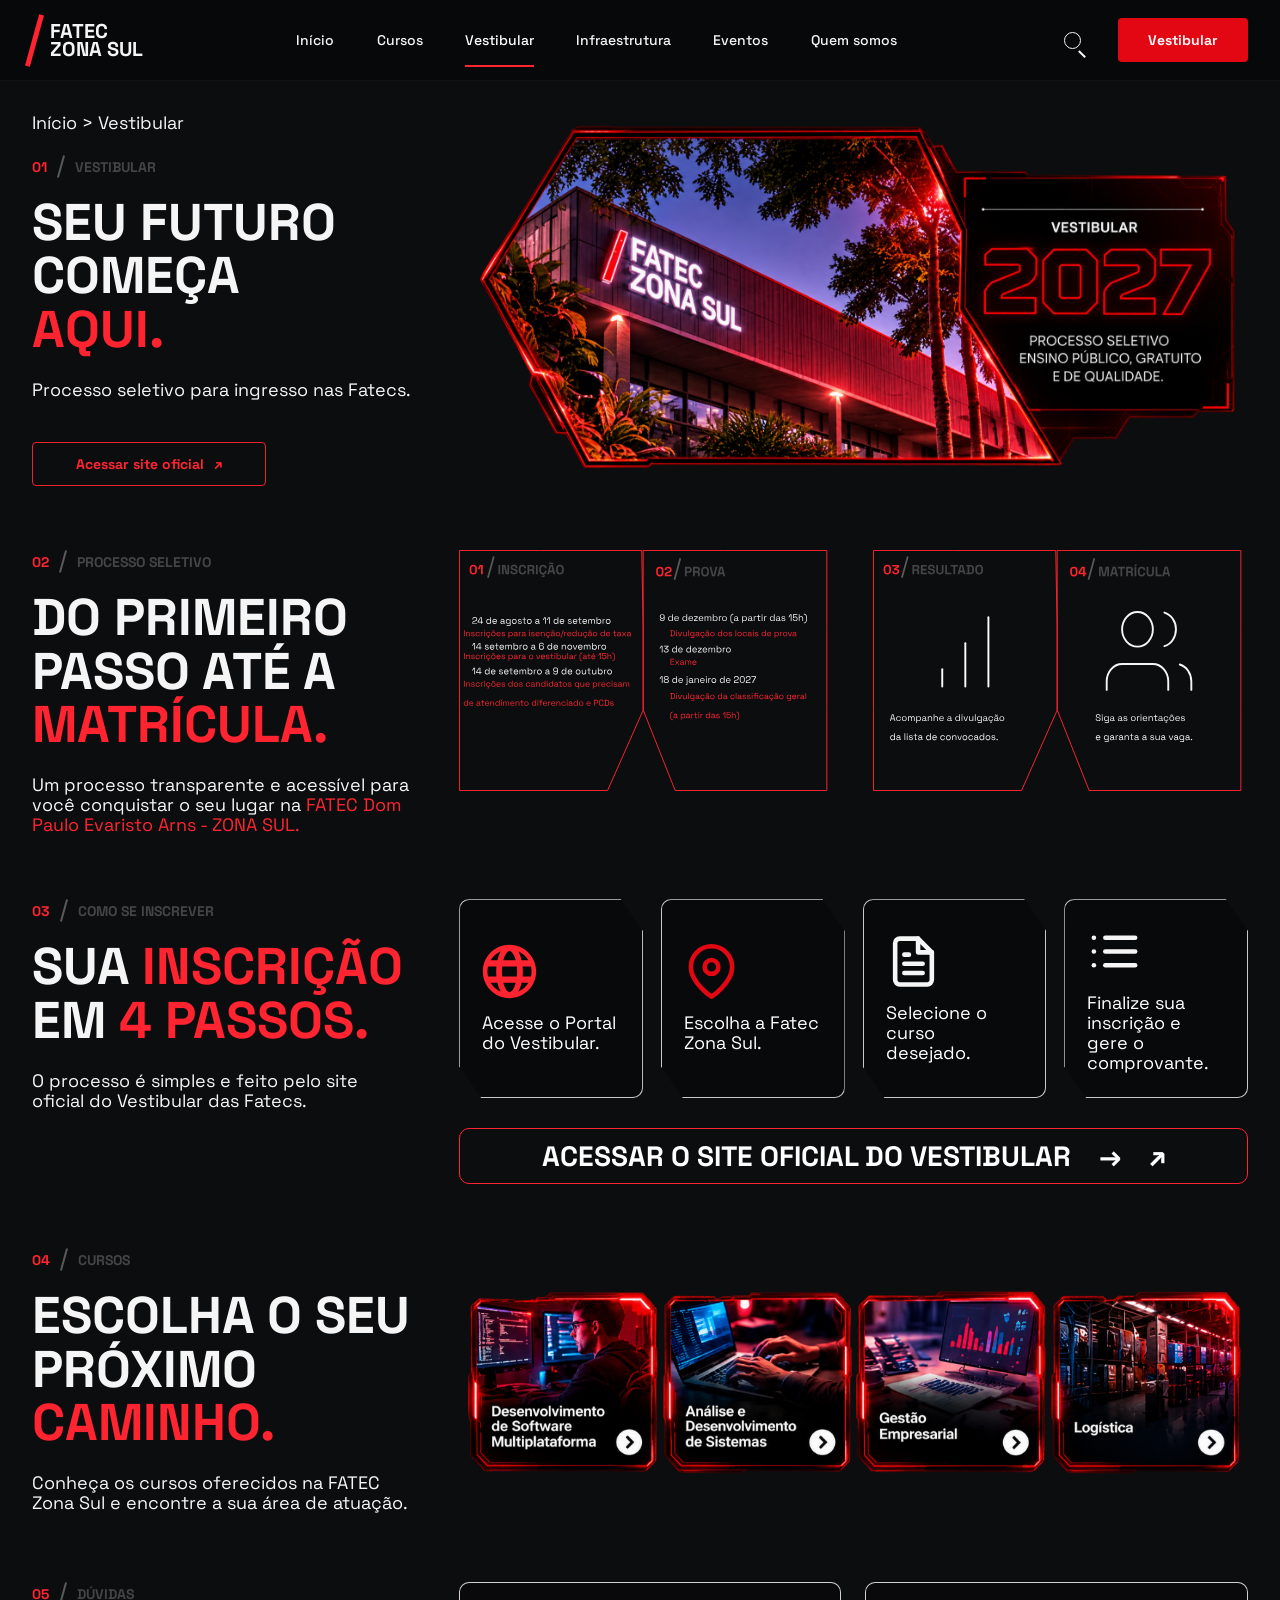
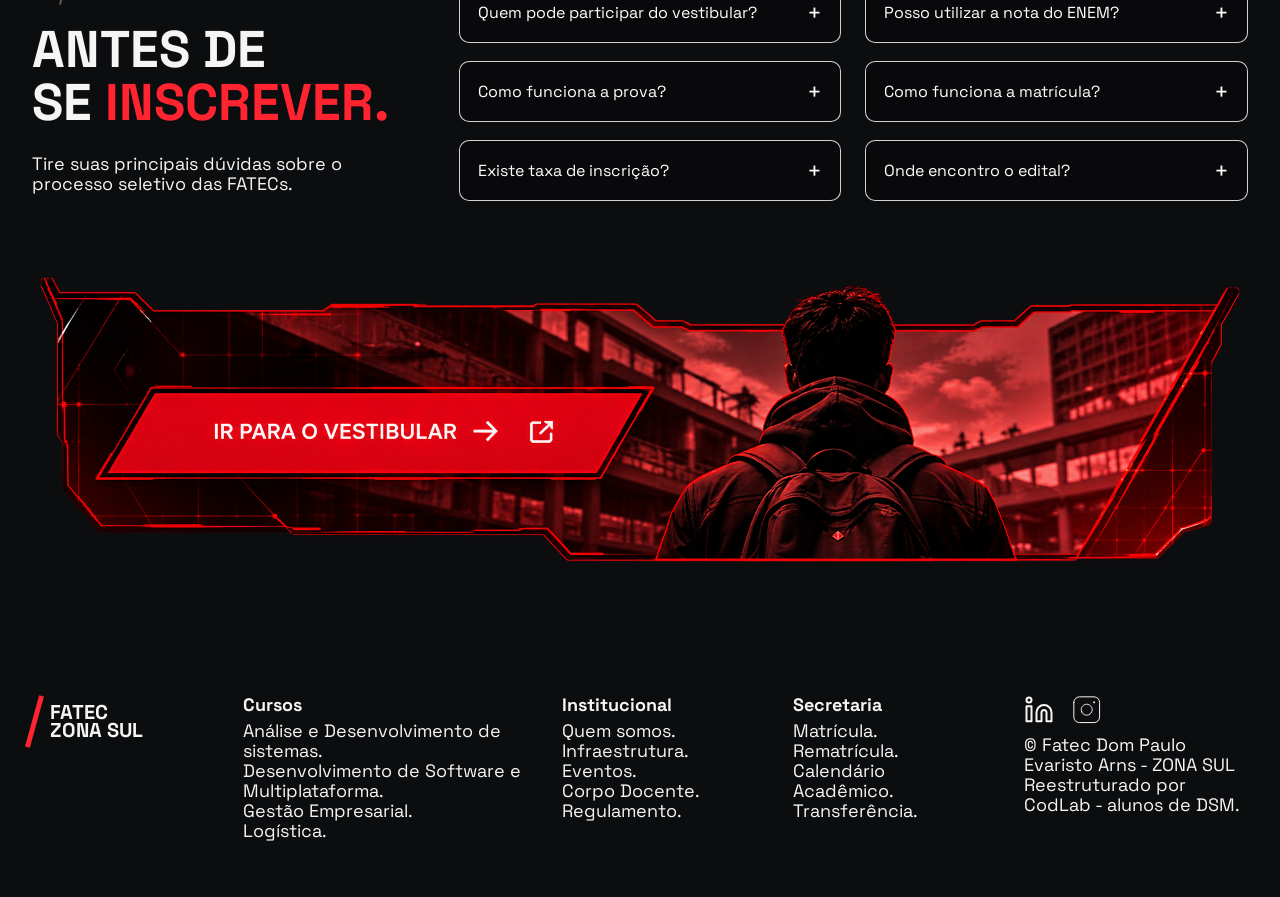
<file: public/vestibular.html>
<!DOCTYPE html>
<html lang="pt-BR">
  <head>
    <meta charset="UTF-8" />
    <meta name="viewport" content="width=device-width, initial-scale=1.0" />
    <title>Vestibular | FATEC Zona Sul</title>
    <link rel="preconnect" href="https://fonts.googleapis.com" />
    <link rel="preconnect" href="https://fonts.gstatic.com" crossorigin />
    <link
      href="https://fonts.googleapis.com/css2?family=Space+Grotesk:wght@400;500;700&family=Space+Mono:ital,wght@1,700&display=swap"
      rel="stylesheet"
    />
    <link rel="stylesheet" href="css/global.css" />
    <link rel="stylesheet" href="css/home.css" />
    <link rel="stylesheet" href="css/responsive.css" />
    <link rel="stylesheet" href="css/vestibular.css" />
  </head>
  <body class="vestibular-page">
    <header class="site-header" id="inicio">
      <nav class="nav container" aria-label="Navegação principal">
        <a class="brand" href="index.html" aria-label="FATEC Zona Sul">
          <span class="brand-mark" aria-hidden="true"></span>
          <span>FATEC<br />ZONA SUL</span>
        </a>
        <button class="menu-toggle" type="button" aria-controls="primary-menu" aria-expanded="false">
          <span></span><span></span><span></span><span class="sr-only">Abrir menu</span>
        </button>
        <ul class="nav-links" id="primary-menu">
          <li><a href="/">Início</a></li>
          <li><a href="/curso">Cursos</a></li>
          <li><a class="is-active" href="/vestibular">Vestibular</a></li>
          <li><a href="/infraestrutura">Infraestrutura</a></li>
          <li><a href="/eventos">Eventos</a></li>
          <li><a href="/quem-somos">Quem somos</a></li>
        </ul>
        <div class="header-actions">
          <button class="header-search" type="button" aria-label="Pesquisar"></button>
          <a class="header-cta" href="https://vestibular.fatec.sp.gov.br/home/" target="_blank" rel="noopener noreferrer">Vestibular</a>
        </div>
      </nav>
    </header>

    <main>
      <section class="vest-hero">
        <div class="container vest-hero-grid">
          <div class="vest-copy">
            <p class="breadcrumb">Início &gt; Vestibular</p>
            <p class="section-kicker"><span>01</span> VESTIBULAR</p>
            <h1>SEU FUTURO<br />COMEÇA<br /><span>AQUI.</span></h1>
            <p>Processo seletivo para ingresso nas Fatecs.</p>
            <a class="btn btn-ghost vest-external" href="https://vestibular.fatec.sp.gov.br/home/" target="_blank" rel="noopener noreferrer">Acessar site oficial <span aria-hidden="true">↗</span></a>
          </div>
          <div class="vest-hero-art">
            <img src="assets/fatec-zs-2027.svg" alt="FATEC Zona Sul com destaque para Vestibular 2027" />
          </div>
        </div>
      </section>

      <section class="vest-section process-section" id="processo">
        <div class="container vest-split">
          <div class="section-intro">
            <p class="section-kicker"><span>02</span> PROCESSO SELETIVO</p>
            <h2>DO PRIMEIRO<br />PASSO ATÉ A<br /><span>MATRÍCULA.</span></h2>
            <p>Um processo transparente e acessível para você conquistar o seu lugar na <span>FATEC Dom Paulo Evaristo Arns - ZONA SUL.</span></p>
          </div>
          <div class="process-art">
            <img src="assets/SVG 4572.svg" alt="Etapas do processo seletivo: inscrição, prova, resultado e matrícula" />
          </div>
        </div>
      </section>

      <section class="vest-section signup-section" id="inscricao">
        <div class="container vest-split">
          <div class="section-intro">
            <p class="section-kicker"><span>03</span> COMO SE INSCREVER</p>
            <h2>SUA <span>INSCRIÇÃO</span><br />EM <span>4 PASSOS.</span></h2>
            <p>O processo é simples e feito pelo site oficial do Vestibular das Fatecs.</p>
          </div>
          <div class="signup-panel">
            <div class="signup-steps" id="signup-steps"></div>
            <a class="official-link" href="https://vestibular.fatec.sp.gov.br/home/" target="_blank" rel="noopener noreferrer">
              Acessar o site oficial do vestibular <span aria-hidden="true">→</span><span aria-hidden="true">↗</span>
            </a>
          </div>
        </div>
      </section>

      <section class="vest-section vest-courses-section" id="cursos">
        <div class="container vest-split">
          <div class="section-intro">
            <p class="section-kicker"><span>04</span> CURSOS</p>
            <h2>ESCOLHA O SEU<br />PRÓXIMO<br /><span>CAMINHO.</span></h2>
            <p>Conheça os cursos oferecidos na FATEC Zona Sul e encontre a sua área de atuação.</p>
          </div>
          <div class="vest-course-cards" id="vest-course-cards"></div>
        </div>
      </section>

      <section class="vest-section faq-section" id="duvidas">
        <div class="container faq-layout">
          <div class="section-intro">
            <p class="section-kicker"><span>05</span> DÚVIDAS</p>
            <h2>ANTES DE<br />SE <span>INSCREVER.</span></h2>
            <p>Tire suas principais dúvidas sobre o processo seletivo das FATECs.</p>
          </div>
          <div class="faq-grid" id="faq-grid"></div>
          <div class="final-art">
            <img src="assets/aluno vestibulando.svg" alt="Aluno em composição visual futurista do vestibular" />
            <a class="vest-final-link" href="https://vestibular.fatec.sp.gov.br/home/" target="_blank" rel="noopener noreferrer" aria-label="Ir para o vestibular"></a>
          </div>
        </div>
      </section>
    </main>

    <footer class="site-footer">
      <div class="container footer-grid">
        <a class="brand" href="index.html" aria-label="FATEC Zona Sul">
          <span class="brand-mark" aria-hidden="true"></span>
          <span>FATEC<br />ZONA SUL</span>
        </a>
        <section>
          <h2>Cursos</h2>
          <ul>
            <li><a href="curso.html">Análise e Desenvolvimento de sistemas.</a></li>
            <li><a href="curso.html">Desenvolvimento de Software e Multiplataforma.</a></li>
            <li><a href="curso.html">Gestão Empresarial.</a></li>
            <li><a href="curso.html">Logística.</a></li>
          </ul>
        </section>
        <section>
          <h2>Institucional</h2>
          <ul>
            <li><a href="quem-somos.html">Quem somos.</a></li>
            <li><a href="infraestrutura.html">Infraestrutura.</a></li>
            <li><a href="eventos.html">Eventos.</a></li>
            <li><a href="quem-somos.html">Corpo Docente.</a></li>
            <li><a href="quem-somos.html">Regulamento.</a></li>
          </ul>
        </section>
        <section>
          <h2>Secretaria</h2>
          <ul>
            <li><a href="vestibular.html">Matrícula.</a></li>
            <li><a href="vestibular.html">Rematrícula.</a></li>
            <li><a href="eventos.html#agenda">Calendário Acadêmico.</a></li>
            <li><a href="vestibular.html">Transferência.</a></li>
          </ul>
        </section>
        <section>
          <div class="social-links">
            <span class="social-link" aria-label="LinkedIn"><img src="assets/icons/linkedin.svg" alt="" /></span>
            <span class="social-link" aria-label="Instagram"><img src="assets/icons/Instagram--Streamline-Core.svg" alt="" /></span>
          </div>
          <p>© Fatec Dom Paulo Evaristo Arns - ZONA SUL<br />Reestruturado por CodLab - alunos de DSM.</p>
        </section>
      </div>
    </footer>

    <script src="js/vestibular.js"></script>
  </body>
</html>
</file>
<file: public/css/global.css>
:root {
  --color-background: #08090b;
  --color-surface: #0b0c0f;
  --color-primary: #ff2430;
  --color-primary-deep: #e30613;
  --color-text: #f5f5f5;
  --color-text-muted: #8b8f98;
  --color-text-dim: #454545;
  --color-border: rgba(245, 245, 245, 0.82);
  --color-border-red: rgba(255, 36, 48, 0.92);
  --font-display: "Space Grotesk", Arial, sans-serif;
  --font-mono: "Space Mono", monospace;
  --container: 1280px;
  --radius: 4px;
  --ease: 180ms ease;
}

*,
*::before,
*::after {
  box-sizing: border-box;
}

html {
  scroll-behavior: smooth;
}

body {
  margin: 0;
  background: var(--color-background);
  color: var(--color-text);
  font-family: var(--font-display);
  overflow-x: hidden;
}

body.menu-open {
  overflow: hidden;
}

img {
  display: block;
  max-width: 100%;
}

a {
  color: inherit;
  text-decoration: none;
}

ul {
  list-style: none;
  margin: 0;
  padding: 0;
}

button {
  font: inherit;
}

.container {
  width: min(calc(100% - 64px), var(--container));
  margin-inline: auto;
}

.section-pad {
  padding-block: clamp(44px, 6.2vw, 86px);
}

.mono {
  font-family: var(--font-mono);
}

.sr-only {
  position: absolute;
  width: 1px;
  height: 1px;
  padding: 0;
  margin: -1px;
  overflow: hidden;
  clip: rect(0, 0, 0, 0);
  white-space: nowrap;
  border: 0;
}

.brand {
  display: inline-flex;
  align-items: center;
  gap: 13px;
  font-weight: 700;
  font-size: 20px;
  line-height: 0.9;
  letter-spacing: 0;
  white-space: nowrap;
}

.brand-mark {
  width: 5px;
  height: 53px;
  background: var(--color-primary);
  transform: rotate(15.45deg);
  transform-origin: center;
}

.btn {
  display: inline-flex;
  align-items: center;
  justify-content: center;
  gap: 10px;
  min-height: 44px;
  border-radius: var(--radius);
  padding: 0 24px;
  border: 1px solid transparent;
  font-weight: 700;
  font-size: 14px;
  line-height: 1;
  transition: transform var(--ease), border-color var(--ease), background var(--ease), color var(--ease);
}

.btn span[aria-hidden="true"] {
  flex: 0 0 auto;
}

.btn:hover {
  transform: translateY(-2px);
}

.btn-primary {
  background: var(--color-primary);
  color: #fff;
}

.btn-primary:hover {
  background: var(--color-primary-deep);
}

.btn-outline {
  border-color: rgba(217, 217, 217, 0.32);
  background: rgba(8, 9, 11, 0.25);
  color: #fff;
}

.btn-outline:hover,
.btn-ghost:hover {
  border-color: var(--color-primary);
  color: var(--color-primary);
}

.btn-ghost {
  border-color: var(--color-border-red);
  color: var(--color-primary);
  background: transparent;
}

.section-kicker {
  display: inline-flex;
  align-items: center;
  gap: 13px;
  margin: 0 0 18px;
  color: var(--color-text-dim);
  font-size: 14px;
  font-weight: 700;
  line-height: 18px;
}

.section-kicker::before {
  content: "";
  width: 2px;
  height: 23px;
  background: #5b5a5a;
  transform: rotate(15.45deg);
}

.section-kicker span {
  order: -1;
  color: var(--color-primary);
}

.section-intro h2,
.hero h1 {
  margin: 0;
  font-size: clamp(42px, 4.03vw, 58px);
  line-height: 1.035;
  font-weight: 700;
  letter-spacing: 0;
}

.section-intro h2 span,
.hero h1 span {
  color: var(--color-primary);
}

.section-intro > p:not(.section-kicker),
.hero-copy {
  margin: 24px 0 0;
  color: var(--color-text);
  font-size: 18px;
  line-height: 20px;
}
</file>
<file: public/css/home.css>
.site-header {
  position: sticky;
  top: 0;
  z-index: 20;
  background: rgba(8, 9, 11, 0.94);
  border-bottom: 1px solid rgba(255, 255, 255, 0.04);
  backdrop-filter: blur(12px);
}

.nav {
  min-height: 80px;
  display: grid;
  grid-template-columns: auto 1fr auto;
  align-items: center;
  gap: 32px;
}

.nav-links {
  justify-self: center;
  display: flex;
  align-items: center;
  gap: clamp(24px, 3.3vw, 48px);
  padding-inline: 32px;
  font-size: 14px;
  font-weight: 500;
}

.nav-links a {
  position: relative;
  color: var(--color-text);
  transition: color var(--ease);
}

.nav-links a::after {
  content: "";
  position: absolute;
  left: 0;
  right: 0;
  bottom: -18px;
  height: 2px;
  background: var(--color-primary);
  transform: scaleX(0);
  transform-origin: left;
  transition: transform var(--ease);
}

.nav-links a:hover,
.nav-links a.is-active {
  color: #fff;
}

.nav-links a:hover::after,
.nav-links a.is-active::after {
  transform: scaleX(1);
}

.header-actions {
  display: flex;
  align-items: center;
  gap: 24px;
}

.header-search {
  position: relative;
  width: 44px;
  height: 44px;
  display: inline-flex;
  align-items: center;
  justify-content: center;
  border: 0;
  background: transparent;
  padding: 0;
  color: var(--color-text);
  cursor: pointer;
}

.header-search::before {
  content: "";
  width: 17px;
  height: 17px;
  border: 1.5px solid var(--color-text);
  border-radius: 50%;
}

.header-search::after {
  content: "";
  position: absolute;
  width: 9px;
  height: 1.5px;
  background: var(--color-text);
  transform: translate(11px, 11px) rotate(45deg);
  transform-origin: left center;
}

.header-cta {
  min-width: 130px;
  min-height: 44px;
  display: inline-flex;
  align-items: center;
  justify-content: center;
  border-radius: var(--radius);
  background: var(--color-primary-deep);
  font-weight: 700;
  font-size: 14px;
  transition: background var(--ease), transform var(--ease);
}

.header-cta:hover {
  background: var(--color-primary);
  transform: translateY(-2px);
}

.header-search:hover::before {
  border-color: var(--color-primary);
}

.header-search:hover::after {
  background: var(--color-primary);
}

.menu-toggle {
  display: none;
  width: 44px;
  height: 44px;
  border: 1px solid rgba(245, 245, 245, 0.28);
  border-radius: var(--radius);
  background: transparent;
  color: #fff;
  padding: 11px;
}

.menu-toggle span:not(.sr-only) {
  display: block;
  width: 100%;
  height: 2px;
  margin-block: 5px;
  background: currentColor;
  transition: transform var(--ease), opacity var(--ease);
}

.hero {
  min-height: 620px;
  padding: 34px 0 28px;
}

.hero-grid {
  display: grid;
  grid-template-columns: minmax(380px, 0.82fr) minmax(520px, 1.18fr);
  grid-template-areas:
    "content visual"
    "stats stats";
  align-items: start;
  gap: 34px 28px;
}

.hero-content {
  grid-area: content;
}

.eyebrow {
  margin: 0 0 27px;
  color: var(--color-primary);
  font-size: 14px;
  line-height: 18px;
  font-weight: 700;
  font-style: italic;
}

.button-row {
  display: flex;
  flex-wrap: wrap;
  gap: 29px;
  margin-top: 38px;
}

.hero-visual {
  grid-area: visual;
  position: relative;
  min-width: 0;
  padding-top: 34px;
}

.hero-visual > img {
  width: min(100%, 804px);
  margin-left: auto;
}

.side-caption {
  position: absolute;
  top: 86px;
  right: 0;
  display: grid;
  gap: 10px;
  justify-items: start;
  font-weight: 700;
}

.side-caption strong {
  color: var(--color-primary);
  font-size: 18px;
}

.side-caption span {
  color: var(--color-text-dim);
  font-size: 14px;
}

.side-caption b {
  color: var(--color-text-muted);
  font-size: 16px;
  line-height: 18px;
}

.hero-stats {
  grid-area: stats;
  display: grid;
  grid-template-columns: 215px 215px 248px 215px;
  gap: clamp(24px, 4vw, 56px);
  margin-top: 22px;
}

.hero-stats article {
  min-height: 48px;
  display: flex;
  align-items: center;
  gap: 10px;
  padding: 10px 12px;
  border: 1px solid rgba(217, 217, 217, 0.25);
  border-radius: var(--radius);
  background: rgba(8, 9, 11, 0.25);
  font-size: 14px;
  font-weight: 700;
  line-height: 18px;
}

.hero-stats strong {
  color: var(--color-primary);
  font-size: 16px;
}

.hero-stats img {
  width: 24px;
  height: 24px;
  flex: 0 0 auto;
}

.course-grid {
  display: grid;
  grid-template-columns: repeat(4, minmax(0, 1fr));
  gap: 30px;
  margin-top: 40px;
}

.course-card {
  min-height: 212px;
  display: grid;
  grid-template-rows: auto auto 1fr auto;
  gap: 20px;
  padding: 22px 22px 16px;
  border: 1px solid var(--color-border);
  border-radius: var(--radius);
  background: var(--color-background);
  transition: transform var(--ease), border-color var(--ease), box-shadow var(--ease);
}

.course-card:hover {
  transform: translateY(-6px);
  border-color: var(--color-primary);
  box-shadow: 0 14px 36px rgba(227, 6, 19, 0.16);
}

.course-number {
  color: var(--color-primary);
  font-size: 18px;
  font-weight: 700;
}

.course-card h3 {
  margin: 0;
  min-height: 40px;
  font-size: 18px;
  line-height: 20px;
  font-weight: 400;
}

.tag-row {
  display: flex;
  flex-wrap: wrap;
  gap: 8px;
}

.tag {
  min-height: 16px;
  display: inline-flex;
  align-items: center;
  padding-inline: 8px;
  border-radius: var(--radius);
  background: rgba(255, 36, 48, 0.1);
  color: #fff;
  font-size: 10px;
  font-weight: 700;
}

.card-divider {
  display: block;
  width: 180px;
  max-width: 100%;
  height: 2px;
  margin-bottom: 14px;
  background: var(--color-text-dim);
}

.course-meta {
  display: flex;
  align-items: center;
  justify-content: space-between;
  gap: 14px;
  font-size: 10px;
  font-weight: 700;
}

.course-meta span {
  display: inline-flex;
  align-items: center;
  gap: 6px;
}

.course-meta img {
  width: 18px;
  height: 18px;
}

.course-meta .arrow-icon {
  width: 23px;
  height: 23px;
  flex: 0 0 23px;
  margin-left: auto;
}

.identity {
  overflow: hidden;
}

.identity-grid {
  display: grid;
  grid-template-columns: minmax(500px, 0.82fr) minmax(0, 1.18fr);
  align-items: center;
  gap: 38px;
}

.mascot-wrap {
  min-width: 0;
  padding-top: 55px;
}

.mascot-wrap img {
  width: min(100%, 889px);
}

.split-grid {
  display: grid;
  grid-template-columns: minmax(360px, 0.82fr) minmax(540px, 1.18fr);
  align-items: center;
  gap: clamp(36px, 7vw, 96px);
}

.vestibular .btn {
  margin-top: 40px;
  min-width: 195px;
}

.steps-grid {
  display: grid;
  grid-template-columns: repeat(4, minmax(105px, 1fr));
  gap: 24px;
}

.step-card {
  min-height: 132px;
  display: grid;
  justify-items: center;
  align-content: start;
  gap: 9px;
  text-align: center;
}

.step-icon {
  position: relative;
  width: 71px;
  height: 71px;
  display: grid;
  place-items: center;
  border: 1px solid var(--color-primary);
  border-radius: 50%;
}

.step-icon img {
  width: 25px;
  height: 25px;
}

.step-index {
  position: absolute;
  bottom: 7px;
  color: var(--color-primary);
  font-size: 10px;
  font-weight: 700;
}

.step-card h3 {
  margin: 0;
  font-size: 18px;
  line-height: 20px;
}

.step-card p {
  margin: 0;
  max-width: 132px;
  color: var(--color-text-muted);
  font-size: 11px;
  line-height: 14px;
}

.event-panel {
  display: grid;
  grid-template-columns: minmax(300px, 1fr) 240px;
  gap: 32px;
  align-items: start;
}

.events .btn-ghost,
.infrastructure .btn-ghost {
  margin-top: 10px;
}

.event-list {
  display: grid;
  gap: 20px;
}

.event-card {
  display: grid;
  grid-template-columns: 58px 1fr 24px;
  align-items: center;
  min-height: 48px;
  border: 1px solid rgba(255, 36, 48, 0.75);
  border-radius: var(--radius);
  padding: 8px 12px;
  transition: transform var(--ease), background var(--ease);
}

.event-card:hover {
  transform: translateX(6px);
  background: rgba(227, 6, 19, 0.08);
}

.event-date {
  display: grid;
  gap: 4px;
  color: var(--color-primary);
  font-weight: 700;
}

.event-date strong {
  font-size: 30px;
  line-height: 20px;
}

.event-date span {
  font-size: 20px;
  line-height: 18px;
}

.event-card h3 {
  margin: 0;
  font-size: 12px;
  line-height: 16px;
}

.event-card img {
  width: 20px;
  height: 20px;
  justify-self: end;
  margin-left: 12px;
}

.calendar-card {
  border: 1px solid var(--color-border-red);
  border-radius: var(--radius);
  padding: 14px;
}

.calendar-card header {
  display: flex;
  justify-content: space-between;
  gap: 12px;
  margin-bottom: 14px;
  font-size: 12px;
  font-weight: 700;
}

.calendar-grid {
  display: grid;
  grid-template-columns: repeat(7, 1fr);
  gap: 7px;
  text-align: center;
  color: var(--color-text-muted);
  font-size: 11px;
}

.calendar-grid b {
  color: var(--color-text);
}

.calendar-grid span {
  min-height: 22px;
  display: grid;
  place-items: center;
}

.calendar-grid .active {
  border-radius: var(--radius);
  background: var(--color-primary);
  color: #fff;
}

.infra-grid {
  display: grid;
  grid-template-columns: repeat(2, minmax(180px, 1fr));
  gap: 22px;
}

.infra-card {
  min-height: 88px;
  display: flex;
  align-items: center;
  gap: 16px;
  border: 1px solid var(--color-border-red);
  border-radius: var(--radius);
  padding: 20px;
  transition: transform var(--ease), background var(--ease);
}

.infra-card:hover {
  transform: translateY(-4px);
  background: rgba(255, 36, 48, 0.07);
}

.infra-card img {
  width: 39px;
  height: 39px;
}

.infra-card h3 {
  margin: 0 0 4px;
  font-size: 14px;
  line-height: 18px;
}

.infra-card p {
  margin: 0;
  color: var(--color-text-muted);
  font-size: 11px;
  line-height: 14px;
}

.site-footer {
  padding: 44px 0 56px;
}

.footer-grid {
  display: grid;
  grid-template-columns: 0.9fr 1.45fr 1fr 1fr 1.15fr;
  gap: 36px;
  align-items: start;
}

.site-footer h2 {
  margin: 0 0 6px;
  font-size: 18px;
  line-height: 20px;
}

.site-footer li,
.site-footer p {
  color: var(--color-text);
  font-size: 18px;
  line-height: 20px;
}

.site-footer p {
  margin: 10px 0 0;
}

.social-links {
  display: flex;
  gap: 18px;
}

.social-link {
  display: inline-flex;
}

.social-links img {
  width: 30px;
  height: 30px;
}
</file>
<file: public/css/responsive.css>
@media (max-width: 1180px) {
  .container {
    width: min(calc(100% - 48px), var(--container));
  }

  .nav {
    grid-template-columns: auto auto;
  }

  .menu-toggle {
    display: block;
    justify-self: end;
  }

  .header-actions {
    display: none;
  }

  .nav-links {
    position: fixed;
    inset: 80px 0 auto;
    display: grid;
    gap: 0;
    justify-items: stretch;
    padding: 12px 24px 24px;
    background: rgba(8, 9, 11, 0.98);
    border-bottom: 1px solid rgba(255, 36, 48, 0.35);
    transform: translateY(-120%);
    opacity: 0;
    pointer-events: none;
    transition: transform var(--ease), opacity var(--ease);
  }

  .nav-links.is-open {
    transform: translateY(0);
    opacity: 1;
    pointer-events: auto;
  }

  .nav-links a {
    display: block;
    padding: 16px 0;
  }

  .nav-links a::after {
    bottom: 8px;
    width: 30px;
    right: auto;
  }

  .menu-toggle.is-open span:nth-child(1) {
    transform: translateY(7px) rotate(45deg);
  }

  .menu-toggle.is-open span:nth-child(2) {
    opacity: 0;
  }

  .menu-toggle.is-open span:nth-child(3) {
    transform: translateY(-7px) rotate(-45deg);
  }

  .hero-grid,
  .identity-grid,
  .split-grid {
    grid-template-columns: 1fr;
  }

  .mascot-wrap {
    padding-top: 0;
  }

  .hero-grid {
    grid-template-areas:
      "content"
      "visual"
      "stats";
  }

  .hero-visual {
    padding-top: 0;
  }

  .hero-visual > img {
    margin-inline: 0;
  }

  .side-caption {
    right: 18px;
  }

  .hero-stats {
    grid-template-columns: repeat(2, minmax(0, 1fr));
    gap: 18px;
  }

  .course-grid {
    grid-template-columns: repeat(2, minmax(0, 1fr));
  }

  .mascot-wrap img {
    width: 100%;
  }

  .event-panel {
    grid-template-columns: 1fr;
  }

  .calendar-card {
    max-width: 340px;
  }

  .footer-grid {
    grid-template-columns: repeat(2, minmax(0, 1fr));
  }
}

@media (min-width: 1181px) {
  .courses {
    padding: 22px 0 44px;
  }

  .identity {
    padding: 0 0 44px;
  }

  .vestibular {
    padding: 34px 0 48px;
  }

  .events {
    padding: 46px 0 48px;
  }

  .infrastructure {
    padding: 46px 0 44px;
  }
}

@media (max-width: 720px) {
  .container {
    width: min(calc(100% - 32px), var(--container));
  }

  .section-pad {
    padding-block: 42px;
  }

  .brand {
    font-size: 16px;
  }

  .brand-mark {
    height: 42px;
  }

  .section-intro h2,
  .hero h1 {
    font-size: clamp(34px, 10vw, 46px);
    line-height: 1.05;
  }

  .section-intro > p:not(.section-kicker),
  .hero-copy {
    font-size: 16px;
    line-height: 19px;
  }

  .button-row {
    gap: 14px;
  }

  .btn {
    width: 100%;
    padding-inline: 18px;
  }

  .side-caption {
    display: none;
  }

  .hero-stats,
  .course-grid,
  .steps-grid,
  .infra-grid,
  .footer-grid {
    grid-template-columns: 1fr;
  }

  .course-card {
    min-height: 196px;
  }

  .steps-grid {
    gap: 18px;
  }

  .step-card {
    min-height: auto;
    grid-template-columns: 71px 1fr;
    justify-items: start;
    text-align: left;
  }

  .step-card h3,
  .step-card p {
    grid-column: 2;
  }

  .step-icon {
    grid-row: 1 / span 2;
  }

  .event-card {
    grid-template-columns: 52px 1fr 20px;
  }

  .event-date strong {
    font-size: 26px;
  }

  .site-footer {
    padding-bottom: 44px;
  }

  .site-footer li,
  .site-footer p {
    font-size: 15px;
    line-height: 19px;
  }
}

@media (max-width: 420px) {
  .hero-stats article,
  .infra-card {
    align-items: flex-start;
  }

  .tag-row {
    gap: 6px;
  }

  .calendar-grid {
    gap: 4px;
  }
}
</file>
<file: public/css/course.css>
.course-page {
  background: var(--color-background);
}

.course-page main {
  overflow: hidden;
}

.course-page .nav-links a[href="curso.html"]::after {
  transform: scaleX(1);
}

.course-hero {
  padding: 28px 0 24px;
}

.breadcrumb {
  margin: 0 0 34px;
  color: var(--color-text);
  font-size: 18px;
  line-height: 20px;
}

.course-hero-grid {
  display: grid;
  grid-template-columns: minmax(430px, 0.72fr) minmax(560px, 1fr);
  gap: 36px;
  align-items: start;
}

.course-hero-copy h1,
.course-section h2 {
  margin: 0;
  color: var(--color-text);
  font-weight: 700;
  font-size: clamp(44px, 4.03vw, 58px);
  line-height: 1.035;
  letter-spacing: 0;
}

.course-hero-copy h1 span,
.course-section h2 span {
  color: var(--color-primary);
}

.course-hero-copy > p:not(.section-kicker) {
  margin: 24px 0 0;
  max-width: 320px;
  font-size: 18px;
  line-height: 20px;
}

.course-actions {
  display: flex;
  flex-wrap: wrap;
  gap: 16px;
  margin-top: 42px;
}

.course-actions .btn-primary {
  min-width: 242px;
}

.course-actions .btn-ghost {
  min-width: 234px;
}

.course-switcher {
  position: relative;
}

.course-menu-toggle {
  gap: 34px;
}

.course-menu-toggle img {
  width: 28px;
  height: 28px;
}

.course-menu {
  position: absolute;
  right: 0;
  top: calc(100% + 10px);
  z-index: 5;
  width: min(320px, calc(100vw - 48px));
  padding: 10px;
  border: 1px solid var(--color-primary);
  border-radius: 6px;
  background: rgba(8, 9, 11, 0.98);
  box-shadow: 0 16px 36px rgba(0, 0, 0, 0.38);
}

.course-menu a {
  display: block;
  padding: 10px 12px;
  color: var(--color-text);
  font-size: 14px;
  line-height: 18px;
  transition: background var(--ease), color var(--ease);
}

.course-menu a:hover,
.course-menu a.is-current {
  background: rgba(255, 36, 48, 0.12);
  color: var(--color-primary);
}

.course-menu a.is-current::after {
  content: "Atual";
  display: inline-block;
  margin-left: 8px;
  color: var(--color-text-muted);
  font-size: 11px;
  text-transform: uppercase;
}

.course-hero-image {
  margin: -10px 0 0;
  min-width: 0;
}

.course-hero-image img {
  width: min(100%, 761px);
  margin-left: auto;
}

.course-info-grid {
  display: grid;
  grid-template-columns: 252px 252px 290px 252px;
  gap: clamp(28px, 4.7vw, 66px);
  margin-top: 46px;
}

.course-info-grid article {
  min-height: 78px;
  display: flex;
  align-items: center;
  gap: 14px;
  padding: 14px 16px;
  border: 1px solid rgba(217, 217, 217, 0.25);
  border-radius: var(--radius);
  background: rgba(8, 9, 11, 0.25);
}

.course-info-grid img {
  width: 55px;
  height: 55px;
  flex: 0 0 auto;
}

.course-info-grid h2 {
  margin: 0 0 4px;
  font-size: 18px;
  line-height: 20px;
}

.course-info-grid p {
  margin: 0;
  font-size: 18px;
  line-height: 20px;
}

.course-section {
  padding: 18px 0 18px;
}

.about-grid,
.learn-grid,
.curriculum-grid,
.market-grid {
  display: grid;
  grid-template-columns: minmax(430px, 500px) minmax(0, 1fr);
  gap: 28px;
  align-items: start;
}

.course-section .section-intro > p:not(.section-kicker) {
  max-width: 520px;
}

.about-card {
  display: grid;
  grid-template-columns: minmax(330px, 1fr) 225px;
  gap: 18px;
  align-items: stretch;
  margin-top: 7px;
}

.about-card > img {
  width: 100%;
  align-self: center;
}

.about-card-text {
  min-height: 232px;
  display: grid;
  align-content: center;
  gap: 16px;
  padding: 18px;
  border: 1px solid var(--color-primary);
  border-radius: 0 18px 18px 0;
  background: rgba(8, 9, 11, 0.86);
}

.about-card-text p {
  margin: 0;
  font-size: 14px;
  line-height: 17px;
}

.about-card-text ul {
  display: grid;
  gap: 8px;
}

.about-card-text li {
  display: flex;
  align-items: center;
  gap: 10px;
  color: var(--color-text);
  font-size: 13px;
  line-height: 16px;
}

.about-card-text span {
  color: var(--color-primary);
  font-weight: 700;
}

.tech-grid {
  display: grid;
  grid-template-columns: repeat(3, minmax(0, 1fr));
  gap: 25px 26px;
  margin-top: 15px;
}

.tech-card {
  position: relative;
  border: 1px solid var(--color-primary);
  border-radius: 10px;
  background: rgba(8, 9, 11, 0.92);
  transition: transform var(--ease), background var(--ease), box-shadow var(--ease);
}

.tech-card {
  height: 142px;
  display: grid;
  grid-template-columns: 55px 1fr;
  gap: 13px;
  align-items: center;
  padding: 16px 14px;
}

.tech-card:hover {
  transform: translateY(-4px);
  background: rgba(227, 6, 19, 0.08);
  box-shadow: 0 16px 34px rgba(227, 6, 19, 0.14);
}

.tech-card img {
  width: 55px;
  height: 55px;
}

.tech-card h3 {
  margin: 0 0 9px;
  font-size: 24px;
  line-height: 28px;
}

.tech-card p {
  margin: 0;
  font-size: 16px;
  line-height: 20px;
}

.curriculum-section {
  padding-top: 34px;
}

.curriculum-section .btn-ghost {
  margin-top: 22px;
  min-width: 233px;
}

.curriculum-panel {
  position: relative;
  width: min(818px, calc(100vw - 96px));
  min-height: 390px;
}

.semester-tabs {
  display: flex;
  flex-wrap: nowrap;
  gap: 4px;
  margin-bottom: 34px;
}

.semester-tab {
  min-width: 133px;
  min-height: 36px;
  border: 1px solid var(--color-primary);
  border-radius: 10px;
  background: transparent;
  color: var(--color-text);
  padding: 7px 14px;
  font-weight: 400;
  font-size: 16px;
  line-height: 20px;
  cursor: pointer;
  transition: background var(--ease), transform var(--ease);
}

.semester-tab.is-active {
  background: var(--color-primary);
  font-weight: 700;
}

.semester-tab:hover {
  transform: translateY(-2px);
}

.discipline-board {
  position: relative;
  width: min(100%, 628px);
  min-height: 265px;
  padding: 24px 34px;
}

.discipline-frame {
  position: absolute;
  inset: 0;
  width: 628px;
  height: 265px;
  max-width: 100%;
  pointer-events: none;
}

.discipline-list {
  position: relative;
  z-index: 1;
  display: grid;
  gap: 22px;
}

.discipline-list li {
  position: relative;
  padding-left: 16px;
  color: #fff;
  font-weight: 700;
  font-size: 16px;
  line-height: 20px;
}

.discipline-list li::before {
  content: "";
  position: absolute;
  left: 0;
  top: 7px;
  width: 8px;
  height: 8px;
  border-radius: 50%;
  background: var(--color-primary);
}

.code-mark {
  position: absolute;
  right: -22px;
  bottom: -6px;
  width: 261px;
  max-width: 32%;
  filter: drop-shadow(0 0 18px rgba(255, 36, 48, 0.22));
}

.market-section {
  padding-top: 20px;
  padding-bottom: 44px;
}

.market-panel {
  position: relative;
  min-height: 270px;
}

.market-panel > img {
  width: 100%;
  max-width: 809px;
  height: auto;
}

@media (max-width: 1180px) {
  .course-hero-grid,
  .about-grid,
  .learn-grid,
  .curriculum-grid,
  .market-grid {
    grid-template-columns: 1fr;
  }

  .course-info-grid {
    grid-template-columns: repeat(2, minmax(0, 1fr));
    gap: 18px;
  }

  .about-card {
    grid-template-columns: 1fr;
  }

  .about-card-text {
    border-radius: 10px;
  }

  .tech-grid {
    grid-template-columns: repeat(2, minmax(0, 1fr));
  }

  .code-mark {
    right: 0;
  }
}

@media (max-width: 720px) {
  .course-hero {
    padding-top: 24px;
  }

  .breadcrumb {
    font-size: 13px;
    line-height: 18px;
  }

  .course-hero-copy h1,
  .course-section h2 {
    font-size: clamp(34px, 10vw, 46px);
  }

  .course-actions,
  .course-info-grid,
  .tech-grid {
    grid-template-columns: 1fr;
  }

  .course-info-grid,
  .tech-grid {
    display: grid;
  }

  .course-info-grid article {
    min-height: 72px;
  }

  .course-info-grid h2,
  .course-info-grid p {
    font-size: 16px;
  }

  .tech-card {
    min-height: 120px;
  }

  .semester-tabs {
    flex-wrap: wrap;
    gap: 10px;
    margin-bottom: 24px;
  }

  .semester-tab {
    flex: 1 1 140px;
  }

  .discipline-board {
    padding: 22px 20px;
  }

  .discipline-list li {
    font-size: 14px;
  }

  .code-mark {
    display: none;
  }

  .market-panel {
    min-height: auto;
  }
}
</file>
<file: public/css/eventos.css>
.events-page {
  background: #08090b;
}

.events-page .nav-links a[href="eventos.html"]::after {
  transform: scaleX(1);
}

.events-hero,
.events-section,
.events-final {
  padding: 28px 0;
}

.breadcrumb {
  margin: 0 0 22px;
  color: var(--color-text);
  font-size: 18px;
  line-height: 20px;
}

.events-hero-grid,
.events-split {
  display: grid;
  grid-template-columns: minmax(340px, 0.52fr) minmax(600px, 1.1fr);
  align-items: start;
  gap: 48px;
}

.events-copy h1,
.events-section h2 {
  margin: 0;
  color: var(--color-text);
  font-size: clamp(44px, 4.03vw, 58px);
  font-weight: 700;
  line-height: 1.035;
}

.events-copy h1 span,
.events-section h2 span,
.calendar-feature h3 span {
  color: var(--color-primary);
}

.events-copy > p:not(.breadcrumb):not(.section-kicker),
.events-section .section-intro > p:not(.section-kicker) {
  margin: 24px 0 0;
  color: var(--color-text);
  font-size: 18px;
  line-height: 20px;
}

.events-copy .btn {
  margin-top: 38px;
  min-width: 234px;
}

.events-hero-art {
  margin: 0;
  min-width: 0;
}

.events-hero-art img {
  width: min(100%, 995px);
}

.featured-grid {
  display: block;
  min-width: 0;
}

.featured-events-art {
  position: relative;
  width: min(100%, 897px);
}

.featured-events-art > img {
  width: 100%;
}

.featured-hotspot {
  position: absolute;
  bottom: 7%;
  width: 7%;
  aspect-ratio: 1;
  border: 0;
  border-radius: 50%;
  background: transparent;
  cursor: pointer;
}

.featured-hotspot:hover,
.featured-hotspot:focus-visible {
  outline: 2px solid rgba(255, 255, 255, 0.72);
  outline-offset: 2px;
}

.featured-hotspot-1 {
  left: 28.4%;
}

.featured-hotspot-2 {
  left: 61.7%;
}

.featured-hotspot-3 {
  left: 95%;
  transform: translateX(-100%);
}

.horizons-panel {
  min-width: 0;
}

.event-filters {
  display: flex;
  flex-wrap: wrap;
  gap: 10px;
  margin-bottom: 16px;
}

.filter-button {
  min-height: 32px;
  padding: 0 14px;
  border: 1px solid rgba(255, 36, 48, 0.75);
  border-radius: 999px;
  background: rgba(8, 9, 11, 0.72);
  color: #fff;
  font-size: 12px;
  font-weight: 700;
  cursor: pointer;
  transition: background var(--ease), transform var(--ease);
}

.filter-button:hover,
.filter-button.is-active {
  background: var(--color-primary);
  transform: translateY(-1px);
}

.agenda-list {
  display: block;
}

.horizons-events-art {
  position: relative;
  width: min(100%, 893px);
}

.horizons-events-art > img {
  width: 100%;
}

.horizons-hotspot {
  position: absolute;
  right: 1.1%;
  width: 5%;
  height: 24%;
  border: 0;
  background: transparent;
  cursor: pointer;
}

.horizons-hotspot:hover,
.horizons-hotspot:focus-visible {
  outline: 2px solid rgba(255, 255, 255, 0.72);
  outline-offset: 1px;
}

.horizons-hotspot-1 {
  top: 5%;
}

.horizons-hotspot-2 {
  top: 38%;
}

.horizons-hotspot-3 {
  top: 71%;
}

.all-events-link {
  width: 100%;
  min-height: 56px;
  margin-top: 18px;
  display: flex;
  align-items: center;
  justify-content: center;
  gap: 60px;
  border: 1px solid var(--color-primary);
  border-radius: 10px;
  background: transparent;
  color: #fff;
  text-transform: uppercase;
  font-weight: 700;
  font-size: clamp(16px, 2.1vw, 30px);
  cursor: pointer;
  transition: background var(--ease), transform var(--ease);
}

.all-events-link:hover {
  background: rgba(255, 36, 48, 0.12);
  transform: translateY(-2px);
}

.events-feedback {
  min-height: 18px;
  margin: 8px 0 0;
  color: var(--color-text-muted);
  font-size: 13px;
}

.calendar-layout {
  display: grid;
  grid-template-columns: 280px minmax(0, 1fr);
  gap: 54px;
  align-items: start;
}

.events-calendar {
  padding: 12px;
  border: 1px solid rgba(245, 245, 245, 0.85);
  border-radius: 12px;
  background: #08090b;
}

.events-calendar header {
  display: flex;
  align-items: center;
  justify-content: space-between;
  padding-bottom: 10px;
  border-bottom: 1px solid #26262e;
  color: var(--color-primary);
  font-size: 12px;
}

.events-calendar strong {
  color: #fff;
  font-size: 15px;
}

.events-calendar-grid {
  display: grid;
  grid-template-columns: repeat(7, 1fr);
  gap: 2px;
  margin-top: 8px;
  color: #d9d9e0;
}

.events-calendar-grid b,
.events-calendar-grid span {
  height: 32px;
  display: grid;
  place-items: center;
  border-radius: 8px;
  font-family: Arial, sans-serif;
  font-size: 12px;
}

.events-calendar-grid b {
  color: #80808c;
  font-size: 10px;
}

.events-calendar-grid b:first-child,
.events-calendar-grid .sunday {
  color: #cc404d;
}

.events-calendar-grid .muted {
  color: #4d4d54;
}

.events-calendar-grid .active {
  background: var(--color-primary);
  color: #fff;
}

.calendar-feature {
  min-height: 267px;
  padding: 16px 18px;
  border: 1px solid var(--color-primary);
  border-radius: 10px;
  background: #08090b;
}

.calendar-feature h3 {
  margin: 0 0 14px;
  padding-bottom: 8px;
  border-bottom: 2px solid rgba(69, 69, 69, 0.15);
  color: #fff;
  font-size: 16px;
  line-height: 20px;
}

.calendar-feature-content {
  display: grid;
  grid-template-columns: 44px 1fr;
  gap: 22px;
}

.calendar-date {
  display: grid;
  justify-items: center;
  color: var(--color-primary);
  font-weight: 700;
}

.calendar-date strong {
  font-size: 30px;
  line-height: 34px;
}

.calendar-date span {
  color: #fff;
  font-size: 18px;
}

.calendar-feature h4 {
  margin: 0 0 4px;
  color: #fff;
  font-size: 16px;
  line-height: 20px;
}

.status-pill,
.mini-link {
  display: inline-flex;
  align-items: center;
  min-height: 14px;
  padding: 0 10px;
  border: 1px solid #823131;
  border-radius: 10px;
  background: var(--color-primary);
  color: #fff;
  font-size: 10px;
  font-weight: 700;
}

.calendar-feature p {
  margin: 10px 0 0;
  color: #fff;
  font-size: 16px;
  line-height: 20px;
}

.mini-link {
  margin-top: 12px;
  border: 0;
  cursor: pointer;
}

.events-final {
  padding-top: 20px;
}

.events-final img {
  width: 100%;
}

@media (max-width: 1180px) {
  .events-hero-grid,
  .events-split {
    grid-template-columns: 1fr;
  }

  .featured-grid {
    grid-template-columns: repeat(3, minmax(180px, 1fr));
  }
}

@media (max-width: 820px) {
  .featured-grid,
  .calendar-layout {
    grid-template-columns: 1fr;
  }

  .featured-card {
    min-height: 230px;
  }

  .agenda-card {
    grid-template-columns: 58px 1fr 24px;
    gap: 10px;
  }

  .all-events-link {
    gap: 18px;
    padding-inline: 14px;
  }
}

@media (max-width: 520px) {
  .events-copy h1,
  .events-section h2 {
    font-size: clamp(34px, 10vw, 46px);
  }

  .event-filters {
    flex-wrap: nowrap;
    overflow-x: auto;
    padding-bottom: 4px;
  }

  .filter-button {
    flex: 0 0 auto;
  }

  .agenda-card {
    grid-template-columns: 48px 1fr;
  }

  .agenda-action {
    grid-column: 2;
    justify-self: end;
  }

  .calendar-feature-content {
    grid-template-columns: 1fr;
  }
}
</file>
<file: public/css/infraestrutura.css>
.infra-page {
  background: var(--color-background);
}

.infra-page main {
  overflow: hidden;
}

.infra-page .nav-links a[href="infraestrutura.html"]::after {
  transform: scaleX(1);
}

.infra-hero,
.infra-section {
  padding: clamp(44px, 5.6vw, 72px) 0;
}

.infra-hero {
  padding-top: 46px;
}

.infra-hero-grid,
.infra-split,
.infra-final-grid {
  display: grid;
  grid-template-columns: minmax(320px, 0.46fr) minmax(640px, 1fr);
  gap: clamp(34px, 5vw, 76px);
  align-items: center;
}

.infra-copy h1,
.infra-section h2 {
  margin: 0;
  color: var(--color-text);
  font-weight: 700;
  font-size: clamp(44px, 4.03vw, 58px);
  line-height: 1.035;
  letter-spacing: 0;
}

.infra-copy h1 span,
.infra-section h2 span {
  color: var(--color-primary);
}

.infra-copy > p:not(.section-kicker),
.infra-section .section-intro > p:not(.section-kicker) {
  max-width: 378px;
  margin: 24px 0 0;
  color: var(--color-text);
  font-size: 18px;
  line-height: 20px;
}

.infra-hero-art {
  margin: 0;
}

.infra-hero-art img {
  width: min(100%, 881px);
  margin-left: auto;
}

.spaces-art {
  margin: 0;
}

.spaces-art img {
  width: min(100%, 897px);
  margin-left: auto;
}

.campus-title-block {
  margin-bottom: 32px;
}

.campus-gallery-grid {
  width: min(100%, 1139px);
  margin: 0 auto;
  display: grid;
  grid-template-columns: repeat(2, minmax(0, 1fr));
  gap: 16px;
}

.campus-card {
  position: relative;
  min-height: 244px;
  overflow: hidden;
  border: 1px solid var(--color-primary);
  border-radius: 8px;
  background: #08090b;
  cursor: pointer;
  box-shadow: 0 0 18px rgba(255, 36, 48, 0.24);
  clip-path: polygon(5% 0, 44% 0, 48% 5%, 100% 5%, 100% 88%, 94% 100%, 0 100%, 0 12%);
}

.campus-card::after {
  content: "";
  position: absolute;
  inset: 0;
  background: linear-gradient(180deg, rgba(8, 9, 11, 0.02) 45%, rgba(8, 9, 11, 0.78));
  pointer-events: none;
}

.campus-card > img {
  width: 100%;
  height: 100%;
  min-height: 244px;
  object-fit: cover;
  transition: transform 300ms ease, filter 300ms ease;
}

.campus-card span {
  position: absolute;
  left: 16px;
  bottom: 13px;
  z-index: 1;
  color: #fff;
  font-size: 12px;
  font-weight: 700;
  line-height: 14px;
  text-shadow: 0 2px 10px #000;
}

.campus-card button {
  position: absolute;
  right: 12px;
  bottom: 10px;
  z-index: 1;
  width: 30px;
  height: 30px;
  border: 1px solid rgba(255, 255, 255, 0.7);
  border-radius: 50%;
  background: rgba(8, 9, 11, 0.6);
  color: #fff;
  cursor: pointer;
  transition: transform var(--ease), background var(--ease);
}

.campus-card:hover > img,
.campus-card:focus-visible > img {
  transform: scale(1.025);
  filter: saturate(1.1) brightness(1.05);
}

.campus-card:hover button,
.campus-card:focus-visible button {
  transform: translate(3px, -3px);
  background: var(--color-primary);
}

.infra-final {
  padding-top: 18px;
}

.courses-banner {
  display: block;
  width: min(100%, 1078px);
  cursor: pointer;
  transition: transform var(--ease), filter var(--ease);
}

.courses-banner img {
  width: 100%;
}

.courses-banner:hover,
.courses-banner:focus-visible {
  transform: translateY(-3px);
  filter: brightness(1.08);
}

.lightbox {
  position: fixed;
  inset: 0;
  z-index: 30;
  display: grid;
  place-items: center;
  padding: 28px;
  background: rgba(0, 0, 0, 0.82);
}

.lightbox[hidden] {
  display: none;
}

.lightbox figure {
  width: min(100%, 980px);
  margin: 0;
  border: 1px solid var(--color-primary);
  background: #08090b;
}

.lightbox img {
  width: 100%;
  max-height: 78vh;
  object-fit: contain;
}

.lightbox figcaption {
  padding: 14px 18px;
  color: #fff;
  font-weight: 700;
}

.lightbox-close {
  position: absolute;
  top: 24px;
  right: 24px;
  width: 44px;
  height: 44px;
  border: 1px solid var(--color-primary);
  border-radius: 50%;
  background: #08090b;
  color: #fff;
  font-size: 28px;
  cursor: pointer;
}

@media (max-width: 1180px) {
  .infra-hero-grid,
  .infra-split,
  .infra-final-grid {
    grid-template-columns: 1fr;
  }

  .infra-hero-art img,
  .courses-banner {
    margin-inline: auto;
  }

  .spaces-art img {
    margin-inline: auto;
  }
}

@media (max-width: 720px) {
  .infra-hero,
  .infra-section {
    padding-block: 42px;
  }

  .infra-copy h1,
  .infra-section h2 {
    font-size: clamp(34px, 10vw, 46px);
  }

  .campus-gallery-grid {
    grid-template-columns: 1fr;
  }

  .campus-card,
  .campus-card > img {
    min-height: 205px;
  }
}
</file>
<file: public/css/quem-somos.css>
.about-page {
  background: #08090b;
}

.about-page .nav-links a[href="quem-somos.html"]::after {
  transform: scaleX(1);
}

.about-hero,
.about-section {
  padding: 28px 0;
}

.breadcrumb {
  margin: 0 0 22px;
  color: var(--color-text);
  font-size: 18px;
  line-height: 20px;
}

.about-hero-grid {
  display: grid;
  grid-template-columns: minmax(320px, 0.5fr) minmax(620px, 1.15fr);
  gap: 48px;
  align-items: start;
}

.about-copy h1 {
  margin: 0;
  color: var(--color-text);
  font-size: clamp(46px, 4.03vw, 58px);
  font-weight: 700;
  line-height: 1.035;
}

.about-copy h1 span,
.about-block-title h2 span {
  color: var(--color-primary);
}

.about-copy > p:not(.breadcrumb):not(.section-kicker),
.about-section p {
  margin: 24px 0 0;
  color: var(--color-text);
  font-size: 18px;
  line-height: 20px;
}

.about-hero-art {
  margin: 0;
}

.about-hero-art img {
  width: min(100%, 995px);
}

.fatec-grid {
  display: grid;
  grid-template-columns: minmax(320px, 0.78fr) minmax(620px, 1.22fr);
  grid-template-areas:
    "title dom"
    "text dom";
  gap: 18px 44px;
  align-items: start;
}

.about-block-title {
  display: inline-grid;
  grid-template-columns: auto 1fr;
  gap: 14px;
  align-items: center;
}

.about-block-title .brand-mark {
  height: 53px;
}

.about-block-title h2 {
  margin: 0;
  color: var(--color-text);
  font-size: 24px;
  font-weight: 700;
  line-height: 18px;
}

.fatec-section .about-block-title {
  grid-area: title;
}

.fatec-text {
  grid-area: text;
}

.dom-paulo-card {
  grid-area: dom;
  margin: 0;
}

.dom-paulo-card img {
  width: min(100%, 1033px);
}

.cps-grid {
  display: grid;
  grid-template-columns: minmax(320px, 0.55fr) minmax(620px, 1.1fr);
  gap: 48px;
  align-items: center;
}

.cps-art {
  margin: 0;
}

.cps-art img {
  width: min(100%, 482px);
}

.cps-content p {
  max-width: 820px;
}

.cps-stats {
  margin: 34px 0 0;
}

.cps-stats img {
  width: min(100%, 906px);
}

.campus-grid,
.community-grid {
  display: grid;
  grid-template-columns: minmax(320px, 0.78fr) minmax(600px, 1.1fr);
  gap: 56px;
  align-items: center;
}

.campus-gallery {
  margin: 0;
}

.campus-gallery img {
  width: min(100%, 752px);
}

.community-grid {
  align-items: end;
}

.history-cta {
  position: relative;
  min-height: 87px;
  display: grid;
  place-items: center;
  justify-self: center;
  width: min(100%, 433px);
  color: #fff;
  text-transform: uppercase;
  font-weight: 700;
  font-size: 24px;
  line-height: 24px;
  transition: background var(--ease), transform var(--ease);
}

.history-cta img {
  position: absolute;
  inset: 0;
  width: 100%;
  height: 100%;
  object-fit: fill;
  pointer-events: none;
}

.history-cta span {
  position: relative;
  z-index: 1;
}

.history-cta:hover {
  background: rgba(255, 36, 48, 0.12);
  transform: translateY(-2px);
}

@media (max-width: 1180px) {
  .about-hero-grid,
  .fatec-grid,
  .cps-grid,
  .campus-grid,
  .community-grid {
    grid-template-columns: 1fr;
  }

  .fatec-grid {
    grid-template-areas:
      "title"
      "text"
      "dom";
  }
}

@media (max-width: 820px) {
  .cps-stats img {
    width: 100%;
  }
}

@media (max-width: 520px) {
  .about-copy h1 {
    font-size: clamp(38px, 12vw, 46px);
  }

  .about-block-title h2 {
    font-size: 20px;
  }

  .history-cta {
    font-size: 18px;
  }
}
</file>
<file: public/css/vestibular.css>
.vestibular-page {
  background: #0c0d0f;
}

.vestibular-page .nav-links a[href="vestibular.html"]::after {
  transform: scaleX(1);
}

.vest-hero,
.vest-section,
.vest-final {
  padding: 32px 0;
}

.breadcrumb {
  margin: 0 0 22px;
  color: var(--color-text);
  font-size: 18px;
  line-height: 20px;
}

.vest-hero-grid,
.vest-split {
  display: grid;
  grid-template-columns: minmax(360px, 0.58fr) minmax(620px, 1.2fr);
  align-items: start;
  gap: 46px;
}

.vest-copy h1,
.vest-section h2,
.vest-final h2 {
  margin: 0;
  color: var(--color-text);
  font-size: clamp(44px, 4.03vw, 58px);
  font-weight: 700;
  line-height: 1.035;
}

.vest-copy h1 span,
.vest-section h2 span,
.vest-final h2 span,
.vest-section .section-intro p span {
  color: var(--color-primary);
}

.vest-copy > p:not(.breadcrumb):not(.section-kicker),
.vest-section .section-intro > p:not(.section-kicker),
.vest-final .section-intro > p {
  margin: 24px 0 0;
  color: var(--color-text);
  font-size: 18px;
  line-height: 20px;
}

.vest-external {
  margin-top: 42px;
  min-width: 234px;
}

.vest-hero-art img {
  width: min(100%, 970px);
}

.process-art img {
  width: min(100%, 829px);
}

.signup-panel {
  display: grid;
  gap: 30px;
}

.signup-steps {
  display: grid;
  grid-template-columns: repeat(4, minmax(0, 1fr));
  gap: 18px;
}

.signup-card {
  min-height: 184px;
  display: grid;
  align-content: center;
  gap: 14px;
  padding: 24px 22px;
  border: 1px solid rgba(245, 245, 245, 0.82);
  border-radius: 10px;
  background: rgba(8, 9, 11, 0.78);
  clip-path: polygon(0 0, 88% 0, 100% 16%, 100% 100%, 12% 100%, 0 84%);
  transition: transform var(--ease), border-color var(--ease);
}

.signup-card:hover {
  transform: translateY(-4px);
  border-color: var(--color-primary);
}

.signup-card img {
  width: 55px;
  height: 55px;
}

.signup-card p {
  margin: 0;
  color: #fff;
  font-size: 18px;
  line-height: 20px;
}

.official-link {
  min-height: 56px;
  display: flex;
  align-items: center;
  justify-content: center;
  gap: 28px;
  border: 1px solid var(--color-primary);
  border-radius: 10px;
  color: #fff;
  text-transform: uppercase;
  font-weight: 700;
  font-size: 28px;
  line-height: 1;
  transition: background var(--ease), transform var(--ease);
}

.official-link:hover {
  background: rgba(255, 36, 48, 0.12);
  transform: translateY(-2px);
}

.vest-course-cards {
  display: block;
  margin-top: 6px;
}

.vest-course-art {
  position: relative;
  width: min(100%, 886px);
}

.vest-course-art > img {
  width: 100%;
}

.course-hotspot {
  position: absolute;
  bottom: 10%;
  width: 6%;
  aspect-ratio: 1;
  border: 0;
  border-radius: 50%;
  background: transparent;
  cursor: pointer;
}

.course-hotspot:hover,
.course-hotspot:focus-visible {
  outline: 2px solid rgba(255, 255, 255, 0.72);
  outline-offset: 2px;
}

.course-hotspot-1 {
  left: 20.4%;
}

.course-hotspot-2 {
  left: 45.1%;
}

.course-hotspot-3 {
  left: 69.8%;
}

.course-hotspot-4 {
  left: 94.5%;
  transform: translateX(-100%);
}

.faq-grid {
  display: grid;
  grid-template-columns: repeat(2, minmax(0, 1fr));
  gap: 18px 24px;
}

.faq-layout {
  display: grid;
  grid-template-columns: minmax(340px, 0.48fr) minmax(620px, 1fr);
  grid-template-areas:
    "intro faq"
    "banner banner";
  align-items: start;
  gap: 12px 48px;
}

.faq-layout .section-intro {
  grid-area: intro;
}

.faq-layout .faq-grid {
  grid-area: faq;
}

.faq-item {
  border: 1px solid rgba(245, 245, 245, 0.85);
  border-radius: 10px;
  background: rgba(8, 9, 11, 0.64);
}

.faq-question {
  width: 100%;
  min-height: 59px;
  display: flex;
  align-items: center;
  justify-content: space-between;
  gap: 18px;
  border: 0;
  background: transparent;
  color: #fff;
  padding: 0 18px;
  font-size: 16px;
  line-height: 20px;
  text-align: left;
  cursor: pointer;
  text-decoration: none;
}

.faq-icon {
  flex: 0 0 auto;
  color: #fff;
  font-size: 24px;
  line-height: 1;
}

.faq-answer {
  display: none;
  padding: 0 18px 18px;
  color: var(--color-text-muted);
  font-size: 14px;
  line-height: 18px;
}

.faq-item.is-open {
  border-color: var(--color-primary);
}

.faq-item.is-open .faq-answer {
  display: block;
}

.faq-item.is-open .faq-icon {
  transform: rotate(45deg);
}

.final-art {
  grid-area: banner;
  position: relative;
  margin-top: 0;
}

.final-art img {
  width: 100%;
}

.vest-final-link {
  position: absolute;
  left: clamp(38px, 7vw, 118px);
  top: 50%;
  transform: translateY(-50%);
  width: min(420px, 44%);
  min-height: 64px;
  display: block;
  background: transparent;
  color: transparent;
  clip-path: polygon(7% 0, 100% 0, 89% 100%, 0 100%);
  transition: background var(--ease), transform var(--ease), outline-color var(--ease);
}

.vest-final-link:hover {
  background: rgba(255, 36, 48, 0.1);
  transform: translateY(calc(-50% - 2px));
}

.vest-final-link:focus-visible {
  outline: 2px solid #fff;
  outline-offset: 3px;
}

@media (max-width: 1180px) {
  .vest-hero-grid,
  .vest-split,
  .faq-layout {
    grid-template-columns: 1fr;
  }

  .faq-layout {
    grid-template-areas:
      "intro"
      "faq"
      "banner";
  }

  .signup-steps,
  .vest-course-cards {
    grid-template-columns: repeat(2, minmax(0, 1fr));
  }

  .official-link {
    font-size: 22px;
  }
}

@media (max-width: 720px) {
  .vest-hero,
  .vest-section,
  .vest-final {
    padding: 36px 0;
  }

  .vest-copy h1,
  .vest-section h2,
  .vest-final h2 {
    font-size: clamp(34px, 10vw, 46px);
  }

  .signup-steps,
  .vest-course-cards,
  .faq-grid {
    grid-template-columns: 1fr;
  }

  .official-link {
    padding: 14px;
    font-size: 15px;
    gap: 12px;
  }

  .vest-final-link {
    left: 22px;
    right: 22px;
    width: auto;
    min-height: 48px;
  }
}
</file>
